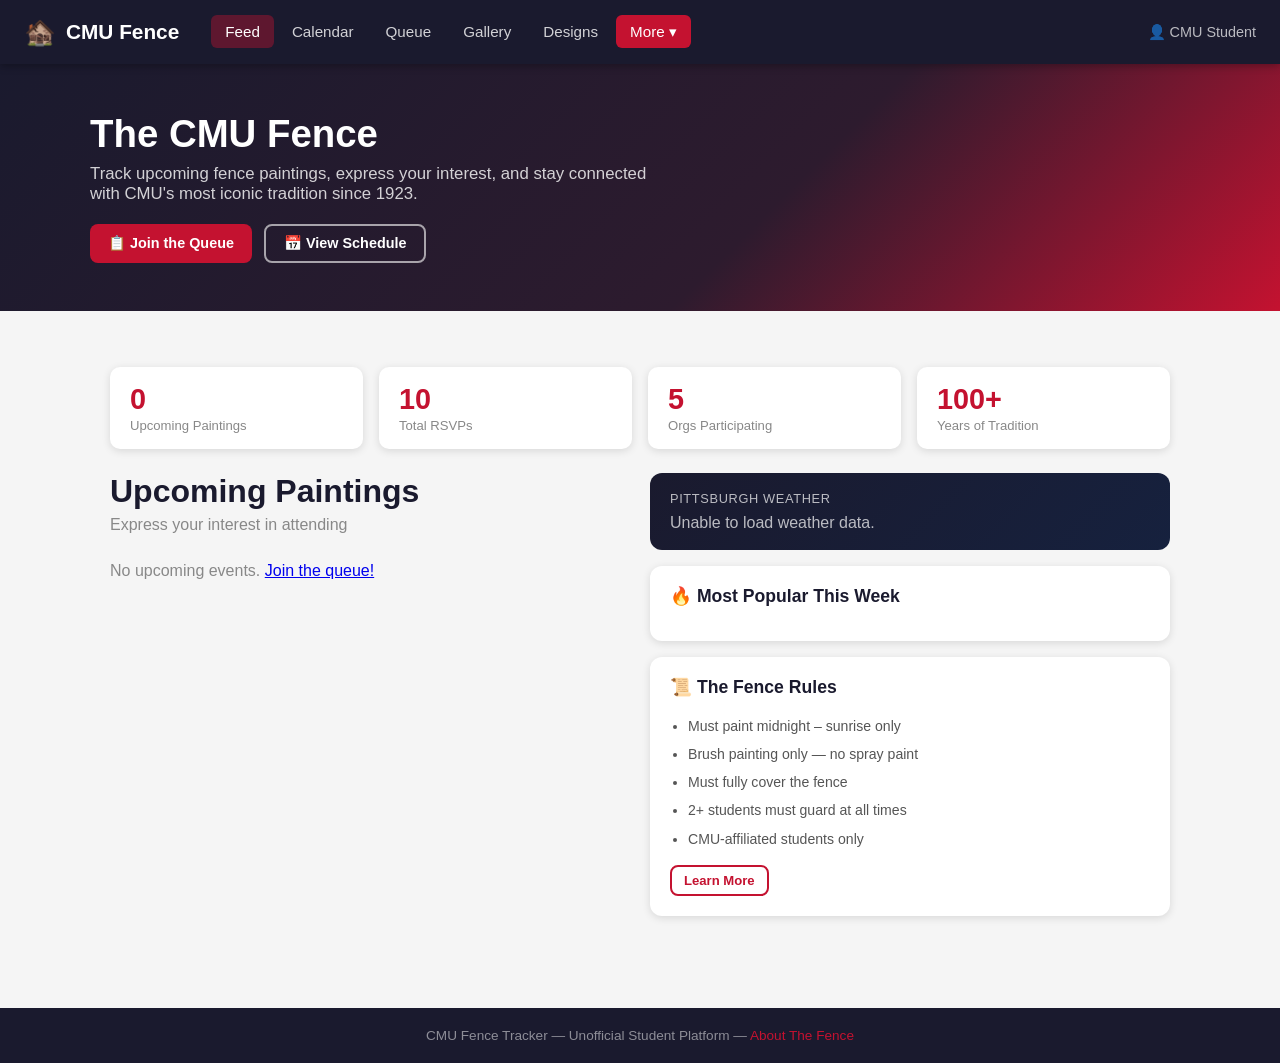
<file: index.html>
<!DOCTYPE html>
<html lang="en">
<head>
  <meta charset="UTF-8">
  <meta name="viewport" content="width=device-width, initial-scale=1.0">
  <title>CMU Fence — Home</title>
  <link rel="stylesheet" href="styles.css">
</head>
<body>

<nav>
  <a class="nav-brand" href="index.html">
    <span class="fence-icon">🏚️</span>
    <span>CMU Fence</span>
  </a>
  <ul class="nav-links">
    <li><a href="index.html">Feed</a></li>
    <li><a href="calendar.html">Calendar</a></li>
    <li><a href="queue.html">Queue</a></li>
    <li><a href="gallery.html">Gallery</a></li>
    <li><a href="design.html">Designs</a></li>
    <li class="dropdown">
      <a class="dropdown-toggle" href="#">More ▾</a>
      <div class="dropdown-menu">
        <a href="calendar.html">📅 Calendar &amp; Schedule</a>
        <a href="queue.html">📋 Painting Queue</a>
        <a href="gallery.html">🖼️ Past Fences</a>
        <a href="design.html">🎨 Fence Designs</a>
        <a href="about.html">ℹ️ About The Fence</a>
      </div>
    </li>
  </ul>
  <div class="nav-spacer"></div>
  <div class="nav-user">👤 CMU Student</div>
</nav>

<div class="hero">
  <div class="hero-content">
    <h1>The CMU Fence</h1>
    <p>Track upcoming fence paintings, express your interest, and stay connected with CMU's most iconic tradition since 1923.</p>
    <div class="hero-actions">
      <a href="queue.html" class="btn btn-primary">📋 Join the Queue</a>
      <a href="calendar.html" class="btn btn-outline" style="color:white;border-color:rgba(255,255,255,0.6)">📅 View Schedule</a>
    </div>
  </div>
</div>

<div class="container">
  <div class="stats-row" id="statsRow"></div>

  <div class="grid-2">
    <div>
      <h2 class="page-title">Upcoming Paintings</h2>
      <p class="page-subtitle">Express your interest in attending</p>
      <div id="feed"></div>
    </div>
    <div>
      <div class="weather-widget" id="weatherWidget">
        <div class="weather-title">Pittsburgh Weather</div>
        <div style="margin-top:8px;opacity:0.7">Loading...</div>
      </div>
      <div class="card">
        <div class="card-header">
          <div class="card-title">🔥 Most Popular This Week</div>
        </div>
        <div id="popular"></div>
      </div>
      <div class="card" style="margin-top:16px">
        <div class="card-header">
          <div class="card-title">📜 The Fence Rules</div>
        </div>
        <ul style="padding-left:18px;line-height:2;font-size:0.88rem;color:#555">
          <li>Must paint midnight – sunrise only</li>
          <li>Brush painting only — no spray paint</li>
          <li>Must fully cover the fence</li>
          <li>2+ students must guard at all times</li>
          <li>CMU-affiliated students only</li>
        </ul>
        <a href="about.html" class="btn btn-outline btn-sm" style="margin-top:12px">Learn More</a>
      </div>
    </div>
  </div>
</div>

<footer>
  CMU Fence Tracker &mdash; Unofficial Student Platform &mdash; <a href="about.html">About The Fence</a>
</footer>

<div id="toast" class="toast"></div>

<script src="app.js"></script>
<script>
document.addEventListener('DOMContentLoaded', () => {
  loadWeather('weatherWidget');
  DB.listen('events', (events) => {
    const evs = events || [];
    renderStats(evs);
    renderFeed(evs);
  });
});

function renderStats(events) {
  const today = new Date().toISOString().slice(0,10);
  const upcoming = events.filter(e => e.date >= today).length;
  const totalGoing = events.reduce((s,e) => s + e.attendees.going.length, 0);
  const orgs = new Set(events.map(e => e.org)).size;

  document.getElementById('statsRow').innerHTML = `
    <div class="stat-box"><div class="stat-num">${upcoming}</div><div class="stat-label">Upcoming Paintings</div></div>
    <div class="stat-box"><div class="stat-num">${totalGoing}</div><div class="stat-label">Total RSVPs</div></div>
    <div class="stat-box"><div class="stat-num">${orgs}</div><div class="stat-label">Orgs Participating</div></div>
    <div class="stat-box"><div class="stat-num">100+</div><div class="stat-label">Years of Tradition</div></div>
  `;
}

function renderFeed(events) {
  const today = new Date().toISOString().slice(0,10);
  const upcoming = events.filter(e => e.date >= today).sort((a,b) => a.date.localeCompare(b.date));

  const feed = document.getElementById('feed');
  if (!upcoming.length) {
    feed.innerHTML = '<p style="color:#888">No upcoming events. <a href="queue.html">Join the queue!</a></p>';
    return;
  }

  feed.innerHTML = upcoming.map(ev => {
    const rsvp = getRsvp(ev.id);
    const d = new Date(ev.date + 'T12:00:00');
    const dateStr = d.toLocaleDateString('en-US', {weekday:'long', month:'short', day:'numeric'});
    const goingCount = ev.attendees.going.length;
    const maybeCount = ev.attendees.maybe.length;

    return `<div class="event-card" id="event-${ev.id}">
      <div style="display:flex;align-items:center;gap:10px">
        <div style="font-size:2rem">${ev.imageEmoji}</div>
        <div>
          <div class="event-org">${ev.org}</div>
          <div class="event-date">📅 ${dateStr} &nbsp;•&nbsp; Midnight – Sunrise</div>
        </div>
      </div>
      <div class="event-desc">${ev.design}</div>
      <div class="event-meta">
        <span>✅ ${goingCount} going</span>
        <span>🤔 ${maybeCount} maybe</span>
      </div>
      <div class="attendee-toggle">
        <button class="btn-attendees" id="attendees-btn-${ev.id}" onclick="toggleAttendeeList(${ev.id})">▾ See who's going</button>
        <div id="attendees-${ev.id}" class="attendee-list-panel" style="display:none">
          ${buildAttendeeListHTML(ev)}
        </div>
      </div>
      <div class="rsvp-group">
        <button class="rsvp-btn going ${rsvp==='going'?'active':''}" onclick="doRsvp(${ev.id},'going',this)">✅ Going</button>
        <button class="rsvp-btn maybe ${rsvp==='maybe'?'active':''}" onclick="doRsvp(${ev.id},'maybe',this)">🤔 Maybe</button>
        <button class="rsvp-btn notgoing ${rsvp==='notgoing'?'active':''}" onclick="doRsvp(${ev.id},'notgoing',this)">❌ Can't Go</button>
      </div>
    </div>`;
  }).join('');

  // popular
  const sorted = [...events].sort((a,b) => b.attendees.going.length - a.attendees.going.length).slice(0,3);
  document.getElementById('popular').innerHTML = sorted.map((ev,i) => `
    <div style="display:flex;align-items:center;gap:10px;padding:8px 0;border-bottom:1px solid #f0f0f0">
      <div style="font-size:1.4rem;width:32px;text-align:center">${['🥇','🥈','🥉'][i]}</div>
      <div style="flex:1">
        <div style="font-weight:600;font-size:0.92rem">${ev.org}</div>
        <div style="font-size:0.8rem;color:#888">${ev.attendees.going.length} going</div>
      </div>
      <span class="badge badge-red">${ev.imageEmoji}</span>
    </div>
  `).join('');
}

async function doRsvp(id, status, btn) {
  const current = getRsvp(id);
  const newStatus = current === status ? null : status;
  await setRsvp(id, newStatus);
  showToast(newStatus ? `Marked as "${newStatus}" for this event!` : 'RSVP removed.');
  // listener auto re-renders
}
</script>
</body>
</html>
</file>
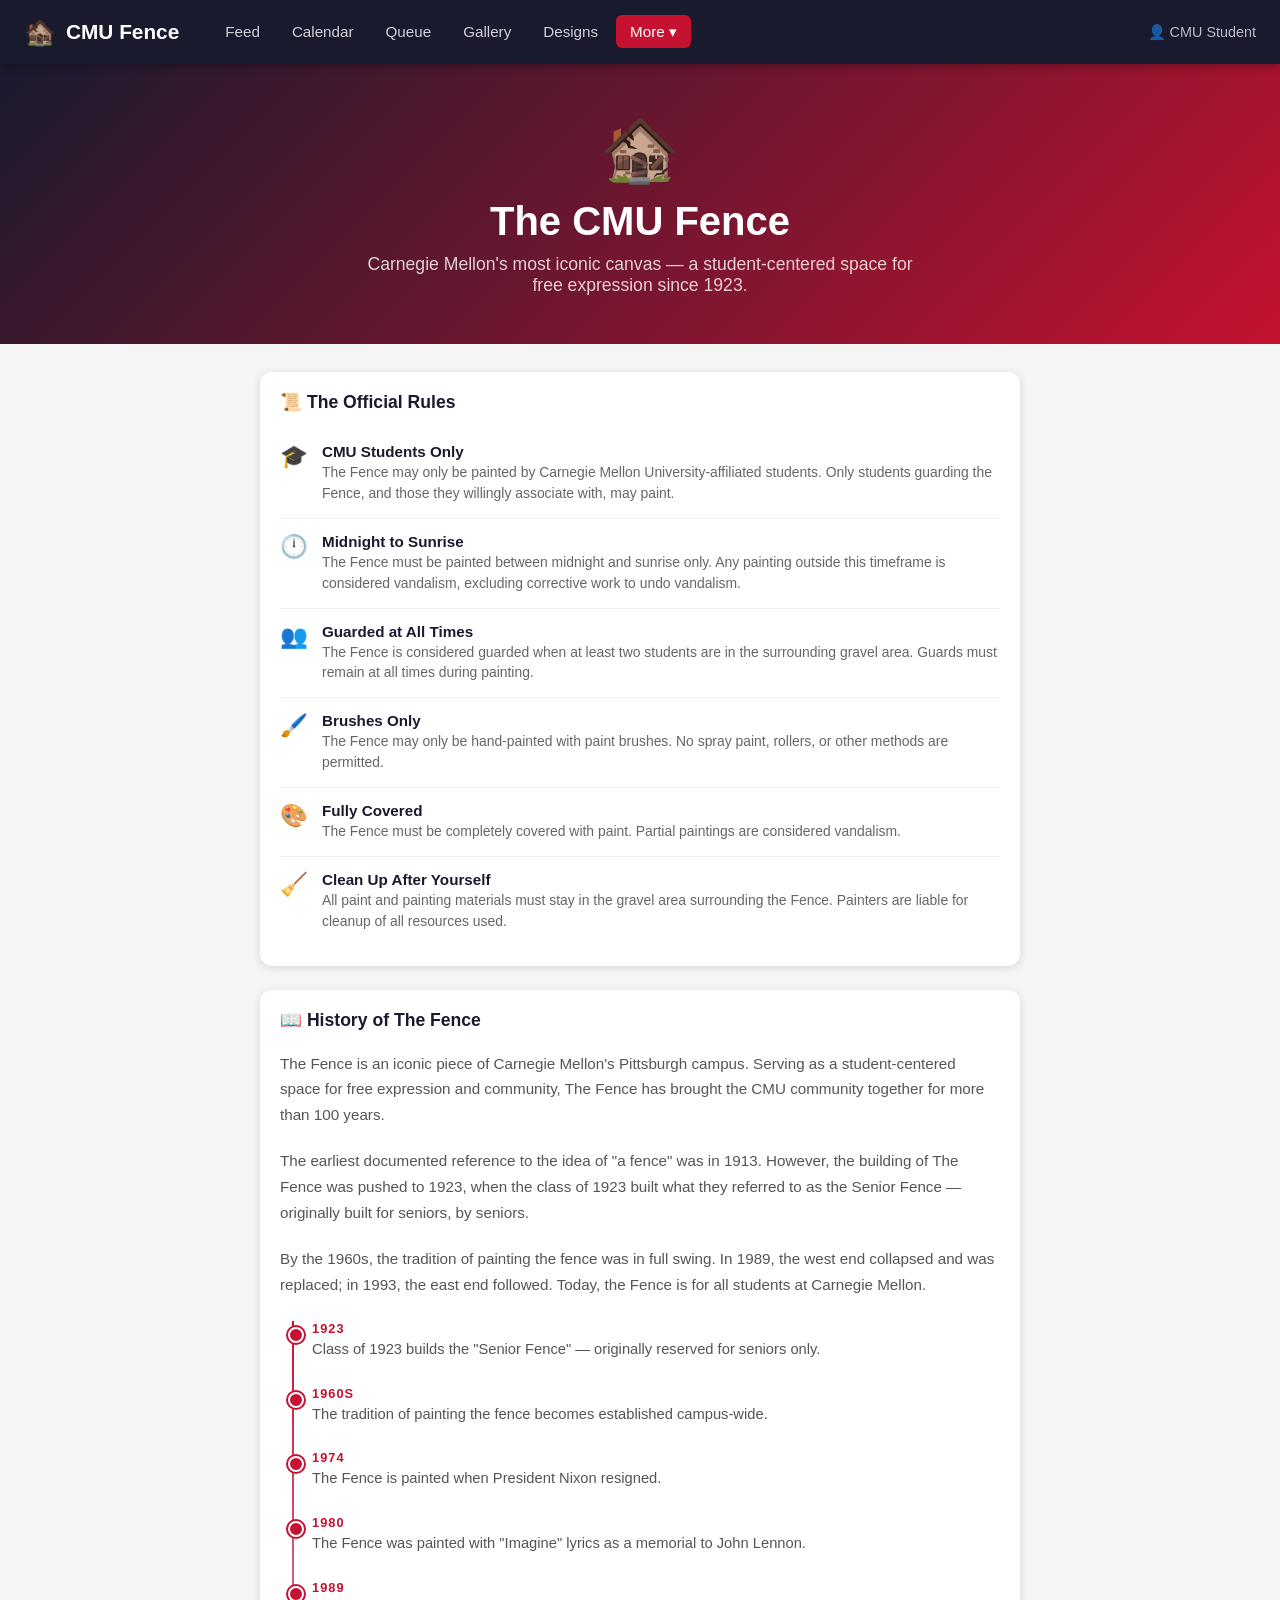
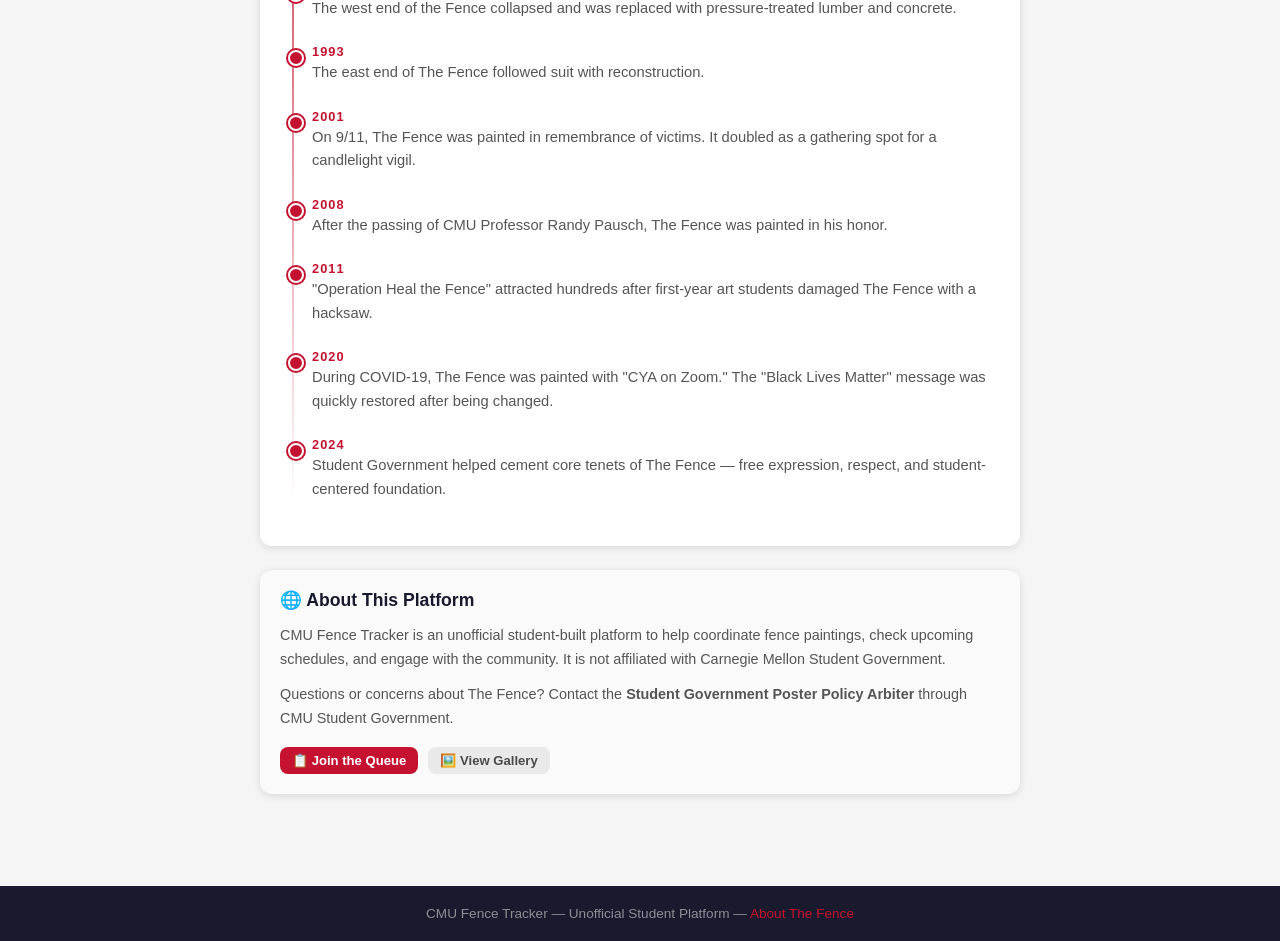
<file: about.html>
<!DOCTYPE html>
<html lang="en">
<head>
  <meta charset="UTF-8">
  <meta name="viewport" content="width=device-width, initial-scale=1.0">
  <title>CMU Fence — About The Fence</title>
  <link rel="stylesheet" href="styles.css">
  <style>
    .timeline {
      position: relative;
      padding-left: 32px;
    }
    .timeline::before {
      content: '';
      position: absolute;
      left: 12px;
      top: 0;
      bottom: 0;
      width: 2px;
      background: linear-gradient(to bottom, var(--cmu-red), transparent);
    }
    .timeline-item {
      position: relative;
      margin-bottom: 24px;
    }
    .timeline-item::before {
      content: '';
      position: absolute;
      left: -24px;
      top: 6px;
      width: 12px;
      height: 12px;
      background: var(--cmu-red);
      border-radius: 50%;
      border: 2px solid white;
      box-shadow: 0 0 0 2px var(--cmu-red);
    }
    .timeline-year {
      font-size: 0.8rem;
      font-weight: 700;
      color: var(--cmu-red);
      text-transform: uppercase;
      letter-spacing: 0.08em;
    }
    .timeline-text { font-size: 0.92rem; color: #555; line-height: 1.6; margin-top: 2px; }

    .rule-item {
      display: flex;
      gap: 14px;
      padding: 14px 0;
      border-bottom: 1px solid #f0f0f0;
      align-items: flex-start;
    }
    .rule-item:last-child { border-bottom: none; }
    .rule-icon { font-size: 1.4rem; flex-shrink: 0; }
    .rule-text h4 { font-size: 0.95rem; font-weight: 700; color: var(--cmu-dark); }
    .rule-text p { font-size: 0.87rem; color: #666; margin-top: 2px; line-height: 1.5; }
  </style>
</head>
<body>

<nav>
  <a class="nav-brand" href="index.html">
    <span class="fence-icon">🏚️</span>
    <span>CMU Fence</span>
  </a>
  <ul class="nav-links">
    <li><a href="index.html">Feed</a></li>
    <li><a href="calendar.html">Calendar</a></li>
    <li><a href="queue.html">Queue</a></li>
    <li><a href="gallery.html">Gallery</a></li>
    <li><a href="design.html">Designs</a></li>
    <li class="dropdown">
      <a class="dropdown-toggle" href="#">More ▾</a>
      <div class="dropdown-menu">
        <a href="calendar.html">📅 Calendar &amp; Schedule</a>
        <a href="queue.html">📋 Painting Queue</a>
        <a href="gallery.html">🖼️ Past Fences</a>
        <a href="design.html">🎨 Fence Designs</a>
        <a href="about.html">ℹ️ About The Fence</a>
      </div>
    </li>
  </ul>
  <div class="nav-spacer"></div>
  <div class="nav-user">👤 CMU Student</div>
</nav>

<div style="background:linear-gradient(135deg,#1a1a2e,#c41230);padding:48px 20px;color:white">
  <div style="max-width:800px;margin:0 auto;text-align:center">
    <div style="font-size:4rem;margin-bottom:12px">🏚️</div>
    <h1 style="font-size:2.5rem;font-weight:800">The CMU Fence</h1>
    <p style="opacity:0.8;font-size:1.1rem;margin-top:10px;max-width:560px;margin-left:auto;margin-right:auto">
      Carnegie Mellon's most iconic canvas — a student-centered space for free expression since 1923.
    </p>
  </div>
</div>

<div class="container" style="max-width:800px">

  <!-- Rules -->
  <div class="card" style="margin-bottom:24px">
    <div class="card-title" style="margin-bottom:16px">📜 The Official Rules</div>

    <div class="rule-item">
      <div class="rule-icon">🎓</div>
      <div class="rule-text">
        <h4>CMU Students Only</h4>
        <p>The Fence may only be painted by Carnegie Mellon University-affiliated students. Only students guarding the Fence, and those they willingly associate with, may paint.</p>
      </div>
    </div>

    <div class="rule-item">
      <div class="rule-icon">🕛</div>
      <div class="rule-text">
        <h4>Midnight to Sunrise</h4>
        <p>The Fence must be painted between midnight and sunrise only. Any painting outside this timeframe is considered vandalism, excluding corrective work to undo vandalism.</p>
      </div>
    </div>

    <div class="rule-item">
      <div class="rule-icon">👥</div>
      <div class="rule-text">
        <h4>Guarded at All Times</h4>
        <p>The Fence is considered guarded when at least two students are in the surrounding gravel area. Guards must remain at all times during painting.</p>
      </div>
    </div>

    <div class="rule-item">
      <div class="rule-icon">🖌️</div>
      <div class="rule-text">
        <h4>Brushes Only</h4>
        <p>The Fence may only be hand-painted with paint brushes. No spray paint, rollers, or other methods are permitted.</p>
      </div>
    </div>

    <div class="rule-item">
      <div class="rule-icon">🎨</div>
      <div class="rule-text">
        <h4>Fully Covered</h4>
        <p>The Fence must be completely covered with paint. Partial paintings are considered vandalism.</p>
      </div>
    </div>

    <div class="rule-item">
      <div class="rule-icon">🧹</div>
      <div class="rule-text">
        <h4>Clean Up After Yourself</h4>
        <p>All paint and painting materials must stay in the gravel area surrounding the Fence. Painters are liable for cleanup of all resources used.</p>
      </div>
    </div>
  </div>

  <!-- History -->
  <div class="card" style="margin-bottom:24px">
    <div class="card-title" style="margin-bottom:20px">📖 History of The Fence</div>

    <p style="font-size:0.95rem;color:#555;line-height:1.7;margin-bottom:20px">
      The Fence is an iconic piece of Carnegie Mellon's Pittsburgh campus. Serving as a student-centered space for free expression and community, The Fence has brought the CMU community together for more than 100 years.
    </p>

    <p style="font-size:0.95rem;color:#555;line-height:1.7;margin-bottom:20px">
      The earliest documented reference to the idea of "a fence" was in 1913. However, the building of The Fence was pushed to 1923, when the class of 1923 built what they referred to as the Senior Fence — originally built for seniors, by seniors.
    </p>

    <p style="font-size:0.95rem;color:#555;line-height:1.7;margin-bottom:24px">
      By the 1960s, the tradition of painting the fence was in full swing. In 1989, the west end collapsed and was replaced; in 1993, the east end followed. Today, the Fence is for all students at Carnegie Mellon.
    </p>

    <div class="timeline">
      <div class="timeline-item">
        <div class="timeline-year">1923</div>
        <div class="timeline-text">Class of 1923 builds the "Senior Fence" — originally reserved for seniors only.</div>
      </div>
      <div class="timeline-item">
        <div class="timeline-year">1960s</div>
        <div class="timeline-text">The tradition of painting the fence becomes established campus-wide.</div>
      </div>
      <div class="timeline-item">
        <div class="timeline-year">1974</div>
        <div class="timeline-text">The Fence is painted when President Nixon resigned.</div>
      </div>
      <div class="timeline-item">
        <div class="timeline-year">1980</div>
        <div class="timeline-text">The Fence was painted with "Imagine" lyrics as a memorial to John Lennon.</div>
      </div>
      <div class="timeline-item">
        <div class="timeline-year">1989</div>
        <div class="timeline-text">The west end of the Fence collapsed and was replaced with pressure-treated lumber and concrete.</div>
      </div>
      <div class="timeline-item">
        <div class="timeline-year">1993</div>
        <div class="timeline-text">The east end of The Fence followed suit with reconstruction.</div>
      </div>
      <div class="timeline-item">
        <div class="timeline-year">2001</div>
        <div class="timeline-text">On 9/11, The Fence was painted in remembrance of victims. It doubled as a gathering spot for a candlelight vigil.</div>
      </div>
      <div class="timeline-item">
        <div class="timeline-year">2008</div>
        <div class="timeline-text">After the passing of CMU Professor Randy Pausch, The Fence was painted in his honor.</div>
      </div>
      <div class="timeline-item">
        <div class="timeline-year">2011</div>
        <div class="timeline-text">"Operation Heal the Fence" attracted hundreds after first-year art students damaged The Fence with a hacksaw.</div>
      </div>
      <div class="timeline-item">
        <div class="timeline-year">2020</div>
        <div class="timeline-text">During COVID-19, The Fence was painted with "CYA on Zoom." The "Black Lives Matter" message was quickly restored after being changed.</div>
      </div>
      <div class="timeline-item">
        <div class="timeline-year">2024</div>
        <div class="timeline-text">Student Government helped cement core tenets of The Fence — free expression, respect, and student-centered foundation.</div>
      </div>
    </div>
  </div>

  <!-- About platform -->
  <div class="card" style="background:#fafafa">
    <div class="card-title" style="margin-bottom:12px">🌐 About This Platform</div>
    <p style="font-size:0.9rem;color:#555;line-height:1.7">
      CMU Fence Tracker is an unofficial student-built platform to help coordinate fence paintings, check upcoming schedules, and engage with the community. It is not affiliated with Carnegie Mellon Student Government.
    </p>
    <p style="font-size:0.9rem;color:#555;line-height:1.7;margin-top:10px">
      Questions or concerns about The Fence? Contact the <strong>Student Government Poster Policy Arbiter</strong> through CMU Student Government.
    </p>
    <div style="margin-top:16px;display:flex;gap:10px;flex-wrap:wrap">
      <a href="queue.html" class="btn btn-primary btn-sm">📋 Join the Queue</a>
      <a href="gallery.html" class="btn btn-secondary btn-sm">🖼️ View Gallery</a>
    </div>
  </div>
</div>

<footer>
  CMU Fence Tracker &mdash; Unofficial Student Platform &mdash; <a href="about.html">About The Fence</a>
</footer>

<script src="app.js"></script>
</body>
</html>
</file>
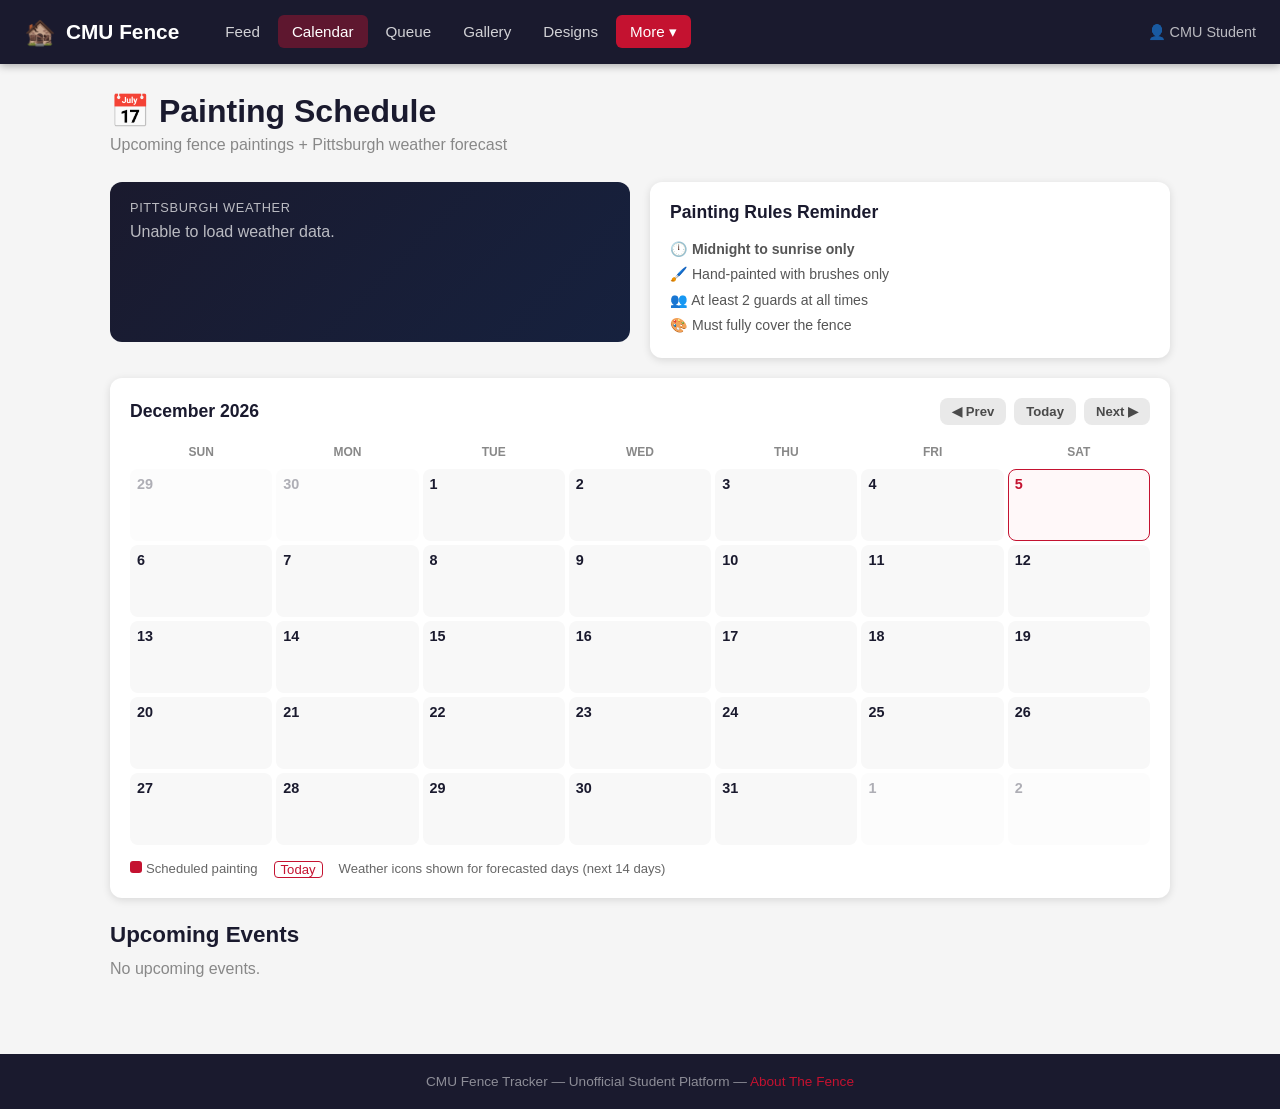
<file: calendar.html>
<!DOCTYPE html>
<html lang="en">
<head>
  <meta charset="UTF-8">
  <meta name="viewport" content="width=device-width, initial-scale=1.0">
  <title>CMU Fence — Calendar</title>
  <link rel="stylesheet" href="styles.css">
</head>
<body>

<nav>
  <a class="nav-brand" href="index.html">
    <span class="fence-icon">🏚️</span>
    <span>CMU Fence</span>
  </a>
  <ul class="nav-links">
    <li><a href="index.html">Feed</a></li>
    <li><a href="calendar.html">Calendar</a></li>
    <li><a href="queue.html">Queue</a></li>
    <li><a href="gallery.html">Gallery</a></li>
    <li><a href="design.html">Designs</a></li>
    <li class="dropdown">
      <a class="dropdown-toggle" href="#">More ▾</a>
      <div class="dropdown-menu">
        <a href="calendar.html">📅 Calendar &amp; Schedule</a>
        <a href="queue.html">📋 Painting Queue</a>
        <a href="gallery.html">🖼️ Past Fences</a>
        <a href="design.html">🎨 Fence Designs</a>
        <a href="about.html">ℹ️ About The Fence</a>
      </div>
    </li>
  </ul>
  <div class="nav-spacer"></div>
  <div class="nav-user">👤 CMU Student</div>
</nav>

<div class="container">
  <h1 class="page-title">📅 Painting Schedule</h1>
  <p class="page-subtitle">Upcoming fence paintings + Pittsburgh weather forecast</p>

  <div class="grid-2" style="margin-bottom:20px">
    <div class="weather-widget" id="weatherNow">
      <div class="weather-title">Current Pittsburgh Weather</div>
      <div style="margin-top:8px;opacity:0.7">Loading...</div>
    </div>
    <div class="card" style="margin:0">
      <div class="card-header">
        <div class="card-title">Painting Rules Reminder</div>
      </div>
      <div style="font-size:0.88rem;color:#555;line-height:1.8">
        🕛 <strong>Midnight to sunrise only</strong><br>
        🖌️ Hand-painted with brushes only<br>
        👥 At least 2 guards at all times<br>
        🎨 Must fully cover the fence
      </div>
    </div>
  </div>

  <div class="card">
    <div class="card-header">
      <div class="card-title" id="calMonthTitle">Loading...</div>
      <div style="display:flex;gap:8px">
        <button class="btn btn-secondary btn-sm" onclick="prevMonth()">◀ Prev</button>
        <button class="btn btn-secondary btn-sm" onclick="goToday()">Today</button>
        <button class="btn btn-secondary btn-sm" onclick="nextMonth()">Next ▶</button>
      </div>
    </div>

    <div class="cal-grid" id="calGrid">
      <div class="cal-header-cell">Sun</div>
      <div class="cal-header-cell">Mon</div>
      <div class="cal-header-cell">Tue</div>
      <div class="cal-header-cell">Wed</div>
      <div class="cal-header-cell">Thu</div>
      <div class="cal-header-cell">Fri</div>
      <div class="cal-header-cell">Sat</div>
    </div>

    <div style="margin-top:16px;display:flex;gap:16px;flex-wrap:wrap;font-size:0.82rem;color:#666">
      <span><span style="display:inline-block;width:12px;height:12px;background:var(--cmu-red);border-radius:3px;margin-right:4px"></span>Scheduled painting</span>
      <span style="border:1.5px solid var(--cmu-red);border-radius:4px;padding:0 6px;color:var(--cmu-red)">Today</span>
      <span>Weather icons shown for forecasted days (next 14 days)</span>
    </div>
  </div>

  <!-- Event detail panel -->
  <div id="eventDetail" style="display:none">
    <div class="card" style="border-left:4px solid var(--cmu-red);margin-top:8px">
      <div class="card-header">
        <div class="card-title" id="detailTitle"></div>
        <button class="btn btn-secondary btn-sm" onclick="document.getElementById('eventDetail').style.display='none'">✕ Close</button>
      </div>
      <div id="detailBody"></div>
    </div>
  </div>

  <!-- Upcoming list -->
  <div style="margin-top:24px">
    <h2 class="page-title" style="font-size:1.4rem">Upcoming Events</h2>
    <div id="upcomingList" style="margin-top:12px"></div>
  </div>
</div>

<footer>
  CMU Fence Tracker &mdash; Unofficial Student Platform &mdash; <a href="about.html">About The Fence</a>
</footer>

<div id="toast" class="toast"></div>

<script src="app.js"></script>
<script>
let currentDate = new Date();
let forecast = null;

document.addEventListener('DOMContentLoaded', async () => {
  loadWeather('weatherNow');
  forecast = await loadForecast();
  DB.listen('events', (events) => {
    const evs = events || [];
    renderCalendar(evs);
    renderUpcoming(evs);
  });
});

function renderCalendar(events) {
  events = events || DB.get('events', []);
  const year = currentDate.getFullYear();
  const month = currentDate.getMonth();
  const today = new Date();

  document.getElementById('calMonthTitle').textContent =
    new Date(year, month, 1).toLocaleDateString('en-US', {month:'long', year:'numeric'});
  const eventsByDate = {};
  events.forEach(ev => { eventsByDate[ev.date] = ev; });

  // forecast map
  const forecastMap = {};
  if (forecast) {
    forecast.time.forEach((d, i) => {
      const icons = {0:'☀️',1:'🌤️',2:'⛅',3:'☁️',45:'🌫️',48:'🌫️',
        51:'🌦️',53:'🌦️',55:'🌧️',61:'🌧️',63:'🌧️',65:'🌧️',
        71:'🌨️',73:'🌨️',75:'❄️',80:'🌦️',81:'🌧️',82:'⛈️',95:'⛈️'};
      forecastMap[d] = {
        icon: icons[forecast.weathercode[i]] || '🌡️',
        max: Math.round(forecast.temperature_2m_max[i]),
        min: Math.round(forecast.temperature_2m_min[i]),
        precip: forecast.precipitation_probability_max[i]
      };
    });
  }

  const firstDay = new Date(year, month, 1).getDay();
  const daysInMonth = new Date(year, month + 1, 0).getDate();
  const daysInPrevMonth = new Date(year, month, 0).getDate();

  const grid = document.getElementById('calGrid');
  // Remove old day cells (keep headers)
  const cells = grid.querySelectorAll('.cal-day');
  cells.forEach(c => c.remove());

  const totalCells = Math.ceil((firstDay + daysInMonth) / 7) * 7;

  for (let i = 0; i < totalCells; i++) {
    let dayNum, dateStr, isOtherMonth = false;

    if (i < firstDay) {
      dayNum = daysInPrevMonth - firstDay + i + 1;
      const prevMonth = month === 0 ? 11 : month - 1;
      const prevYear = month === 0 ? year - 1 : year;
      dateStr = `${prevYear}-${String(prevMonth+1).padStart(2,'0')}-${String(dayNum).padStart(2,'0')}`;
      isOtherMonth = true;
    } else if (i >= firstDay + daysInMonth) {
      dayNum = i - firstDay - daysInMonth + 1;
      const nextMonth = month === 11 ? 0 : month + 1;
      const nextYear = month === 11 ? year + 1 : year;
      dateStr = `${nextYear}-${String(nextMonth+1).padStart(2,'0')}-${String(dayNum).padStart(2,'0')}`;
      isOtherMonth = true;
    } else {
      dayNum = i - firstDay + 1;
      dateStr = `${year}-${String(month+1).padStart(2,'0')}-${String(dayNum).padStart(2,'0')}`;
    }

    const isToday = dateStr === today.toISOString().slice(0,10);
    const ev = eventsByDate[dateStr];
    const wx = forecastMap[dateStr];

    const div = document.createElement('div');
    div.className = `cal-day${isToday?' today':''}${isOtherMonth?' other-month':''}${ev?' has-event':''}`;

    let inner = `<div class="cal-day-num">${dayNum}</div>`;
    if (wx && !isOtherMonth) {
      inner += `<div style="font-size:0.75rem;color:#888;margin-top:2px">${wx.icon} ${wx.max}°/${wx.min}°</div>`;
    }
    if (ev) {
      inner += `<div class="cal-event" onclick="showDetail(${ev.id})">${ev.imageEmoji} ${ev.org}</div>`;
    }
    div.innerHTML = inner;
    grid.appendChild(div);
  }
}

function showDetail(id) {
  const events = DB.get('events', []);
  const ev = events.find(e => e.id === id);
  if (!ev) return;
  const d = new Date(ev.date + 'T12:00:00');
  const dateStr = d.toLocaleDateString('en-US', {weekday:'long', month:'long', day:'numeric', year:'numeric'});
  const rsvp = getRsvp(id);

  document.getElementById('detailTitle').textContent = `${ev.imageEmoji} ${ev.org}`;
  document.getElementById('detailBody').innerHTML = `
    <div style="font-size:0.9rem;color:#666;margin-bottom:8px">📅 ${dateStr} &nbsp;•&nbsp; Midnight – Sunrise</div>
    <div style="font-size:0.95rem;margin-bottom:12px">${ev.design}</div>
    <div style="font-size:0.85rem;color:#888;margin-bottom:8px">
      ✅ ${ev.attendees.going.length} going &nbsp;&nbsp; 🤔 ${ev.attendees.maybe.length} maybe
    </div>
    <div class="attendee-toggle" style="margin-bottom:12px">
      <button class="btn-attendees" id="attendees-btn-${id}" onclick="toggleAttendeeList(${id})">▾ See who's going</button>
      <div id="attendees-${id}" class="attendee-list-panel" style="display:none">
        ${buildAttendeeListHTML(ev)}
      </div>
    </div>
    <div class="rsvp-group">
      <button class="rsvp-btn going ${rsvp==='going'?'active':''}" onclick="calRsvp(${id},'going')">✅ Going</button>
      <button class="rsvp-btn maybe ${rsvp==='maybe'?'active':''}" onclick="calRsvp(${id},'maybe')">🤔 Maybe</button>
      <button class="rsvp-btn notgoing ${rsvp==='notgoing'?'active':''}" onclick="calRsvp(${id},'notgoing')">❌ Can't Go</button>
    </div>
  `;
  document.getElementById('eventDetail').style.display = 'block';
  document.getElementById('eventDetail').scrollIntoView({behavior:'smooth'});
}

async function calRsvp(id, status) {
  const current = getRsvp(id);
  await setRsvp(id, current === status ? null : status);
  showToast('RSVP updated!');
  showDetail(id);
}

function renderUpcoming(events) {
  events = events || DB.get('events', []);
  const today = new Date().toISOString().slice(0,10);
  const upcoming = events.filter(e => e.date >= today).sort((a,b) => a.date.localeCompare(b.date));

  document.getElementById('upcomingList').innerHTML = upcoming.map(ev => {
    const d = new Date(ev.date + 'T12:00:00');
    const dateStr = d.toLocaleDateString('en-US', {weekday:'short', month:'short', day:'numeric'});
    return `<div class="card" style="margin-bottom:8px;display:flex;align-items:center;gap:14px;padding:14px 18px">
      <div style="font-size:2rem">${ev.imageEmoji}</div>
      <div style="flex:1">
        <div style="font-weight:600">${ev.org}</div>
        <div style="font-size:0.85rem;color:#888">${dateStr}</div>
      </div>
      <div style="text-align:right">
        <div style="font-size:0.85rem;color:#555">✅ ${ev.attendees.going.length} going</div>
        <button class="btn btn-primary btn-sm" style="margin-top:4px" onclick="showDetail(${ev.id})">View</button>
      </div>
    </div>`;
  }).join('') || '<p style="color:#888">No upcoming events.</p>';
}

function prevMonth() {
  currentDate = new Date(currentDate.getFullYear(), currentDate.getMonth() - 1, 1);
  renderCalendar();
  renderUpcoming();
}
function nextMonth() {
  currentDate = new Date(currentDate.getFullYear(), currentDate.getMonth() + 1, 1);
  renderCalendar();
  renderUpcoming();
}
function goToday() {
  currentDate = new Date();
  renderCalendar();
  renderUpcoming();
}
</script>
</body>
</html>
</file>
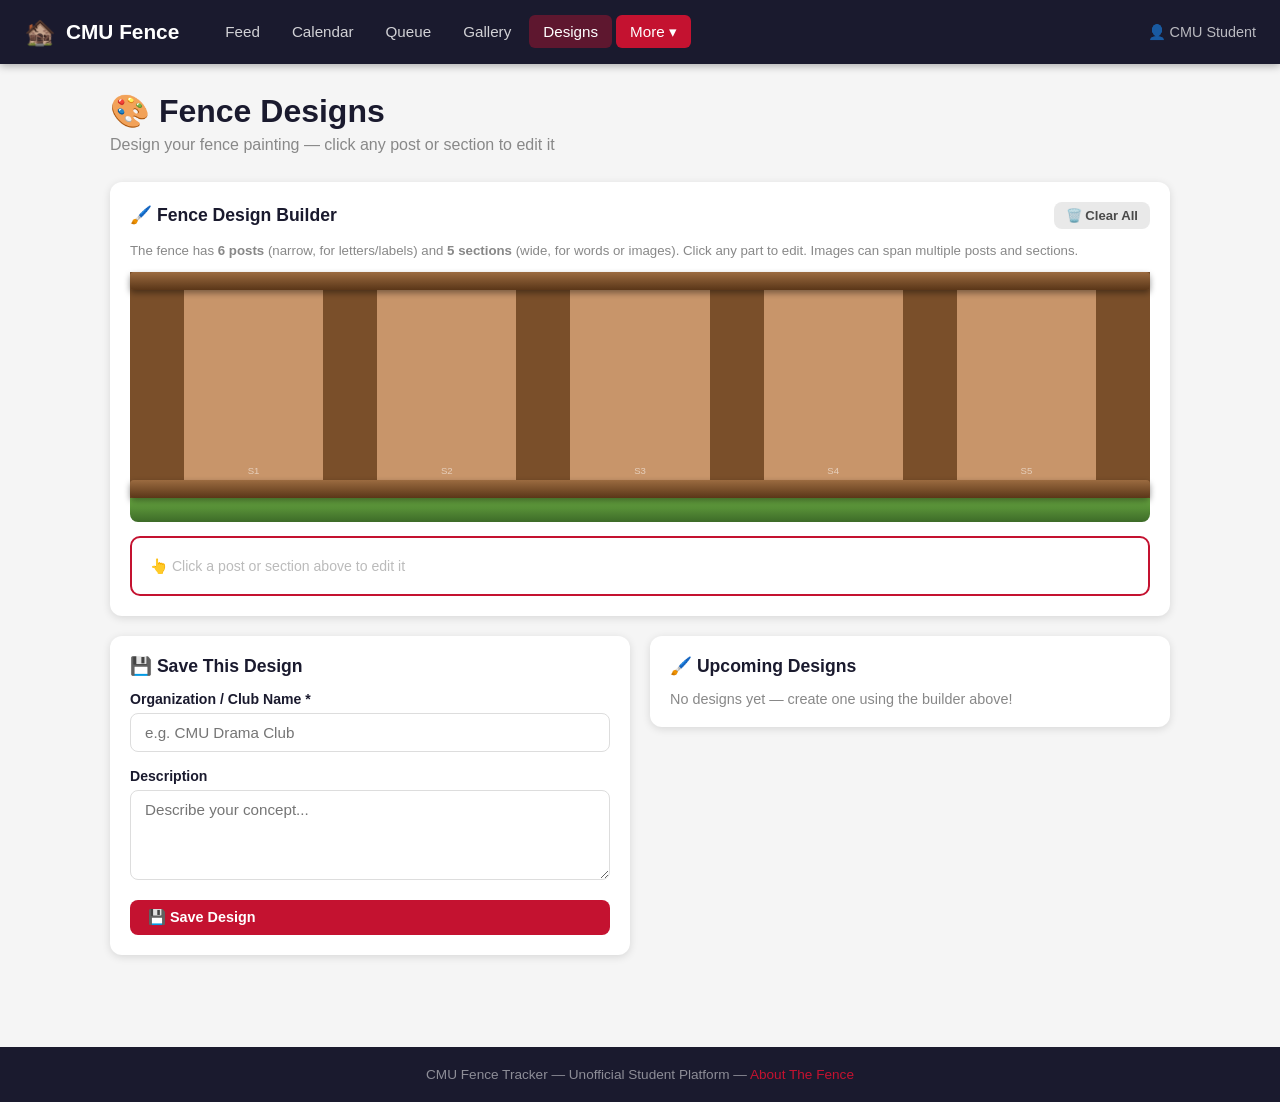
<file: design.html>
<!DOCTYPE html>
<html lang="en">
<head>
  <meta charset="UTF-8">
  <meta name="viewport" content="width=device-width, initial-scale=1.0">
  <title>CMU Fence — Designs</title>
  <link rel="stylesheet" href="styles.css">
  <style>
    /* === FENCE STRUCTURE === */
    .fence-scene {
      width: 100%;
      border-radius: 10px;
      overflow: visible;
    }

    .fence-rail {
      height: 18px;
      background: linear-gradient(180deg, #9B6B40 0%, #5a3618 100%);
      border-radius: 4px;
      position: relative;
      z-index: 4;
      box-shadow: 0 3px 6px rgba(0,0,0,0.4);
    }

    .fence-body {
      display: flex;
      position: relative;
      height: 190px;
    }

    .fence-segment {
      cursor: pointer;
      position: relative;
      display: flex;
      align-items: center;
      justify-content: center;
      overflow: hidden;
      transition: filter 0.12s;
    }

    .fence-post {
      width: 54px;
      flex-shrink: 0;
      z-index: 2;
      /* Posts extend slightly above/below to poke through rails */
      margin-top: -18px;
      margin-bottom: -18px;
    }

    .fence-length {
      flex: 1;
      z-index: 1;
    }

    .fence-segment:hover { filter: brightness(1.14); }

    .fence-segment.selected {
      outline: 3px solid #ffee00;
      outline-offset: -3px;
      z-index: 5;
      filter: brightness(1.08);
    }

    .seg-text {
      position: relative;
      z-index: 6;
      text-align: center;
      font-weight: 700;
      text-shadow: 1px 1px 4px rgba(0,0,0,0.65);
      pointer-events: none;
      line-height: 1.2;
    }

    .fence-post .seg-text {
      font-size: 0.78rem;
      writing-mode: vertical-lr;
      text-orientation: upright;
      max-height: 160px;
      padding: 4px 0;
      overflow: hidden;
    }

    .fence-length .seg-text {
      font-size: 1rem;
      padding: 0 8px;
      max-width: 100%;
      overflow: hidden;
      white-space: nowrap;
      text-overflow: ellipsis;
    }

    .fence-ground {
      height: 24px;
      background: linear-gradient(180deg, #6aaa42 0%, #3d6b28 100%);
      border-radius: 0 0 8px 8px;
    }

    /* Segment index labels on hover */
    .fence-segment::after {
      content: attr(data-label);
      position: absolute;
      bottom: 4px;
      left: 50%;
      transform: translateX(-50%);
      font-size: 0.6rem;
      color: rgba(255,255,255,0.55);
      white-space: nowrap;
      pointer-events: none;
      z-index: 7;
    }

    /* Image overlays for spanning photos */
    .img-overlay {
      position: absolute;
      top: 0;
      height: 100%;
      background-size: cover;
      background-position: center;
      z-index: 3;
      pointer-events: none;
    }

    /* === EDITOR PANEL === */
    .seg-editor {
      margin-top: 14px;
      padding: 14px 18px;
      background: #fff;
      border-radius: 10px;
      border: 2px solid var(--cmu-red);
      min-height: 60px;
    }

    .seg-editor-title {
      font-weight: 700;
      font-size: 0.88rem;
      color: var(--cmu-dark);
      margin-bottom: 12px;
    }

    .editor-row {
      display: flex;
      flex-wrap: wrap;
      gap: 14px;
      align-items: flex-end;
    }

    .editor-field {
      display: flex;
      flex-direction: column;
      gap: 4px;
    }

    .editor-field label {
      font-size: 0.72rem;
      font-weight: 700;
      color: #888;
      text-transform: uppercase;
      letter-spacing: 0.05em;
    }

    .editor-field input[type="text"] {
      padding: 6px 10px;
      border: 1.5px solid #ddd;
      border-radius: 6px;
      font-size: 0.9rem;
      min-width: 150px;
    }

    .editor-field input[type="number"] {
      width: 64px;
      padding: 6px 10px;
      border: 1.5px solid #ddd;
      border-radius: 6px;
      font-size: 0.9rem;
    }

    .editor-field input[type="color"] {
      width: 42px;
      height: 34px;
      border: 1.5px solid #ddd;
      border-radius: 6px;
      cursor: pointer;
      padding: 1px 2px;
    }

    .mini-swatches {
      display: flex;
      gap: 5px;
      flex-wrap: wrap;
      align-items: center;
    }

    .mini-swatch {
      width: 22px;
      height: 22px;
      border-radius: 50%;
      border: 2px solid rgba(255,255,255,0.9);
      box-shadow: 0 1px 3px rgba(0,0,0,0.25);
      cursor: pointer;
      flex-shrink: 0;
      transition: transform 0.12s;
    }
    .mini-swatch:hover { transform: scale(1.25); }
    .mini-swatch.sel { outline: 2.5px solid #333; outline-offset: 1px; }

    .img-upload-btn {
      display: inline-flex;
      align-items: center;
      gap: 6px;
      padding: 6px 12px;
      background: #f5f5f5;
      border: 1.5px dashed #bbb;
      border-radius: 6px;
      cursor: pointer;
      font-size: 0.82rem;
      color: #555;
      white-space: nowrap;
      transition: background 0.12s;
    }
    .img-upload-btn:hover { background: #e8e8e8; }

    .img-thumb {
      width: 48px;
      height: 34px;
      object-fit: cover;
      border-radius: 4px;
      border: 1px solid #ddd;
    }

    .no-sel-hint {
      color: #bbb;
      font-size: 0.88rem;
      padding: 6px 0;
    }

    /* === MINI FENCE CARDS === */
    .design-mini-card {
      background: white;
      border-radius: 10px;
      box-shadow: var(--card-shadow);
      overflow: hidden;
      margin-bottom: 12px;
      cursor: pointer;
      transition: transform 0.2s;
    }
    .design-mini-card:hover { transform: translateY(-2px); }
    .design-mini-fence {
      display: flex;
      height: 56px;
      width: 100%;
    }
    .design-mini-post {
      width: 18px;
      flex-shrink: 0;
      display: flex;
      align-items: center;
      justify-content: center;
      overflow: hidden;
    }
    .design-mini-length {
      flex: 1;
      display: flex;
      align-items: center;
      justify-content: center;
      overflow: hidden;
    }
    .design-mini-text {
      font-size: 0.5rem;
      font-weight: 700;
      text-align: center;
      overflow: hidden;
      white-space: nowrap;
      text-overflow: ellipsis;
      padding: 0 2px;
    }
    .design-mini-post .design-mini-text {
      writing-mode: vertical-lr;
      text-orientation: upright;
      padding: 2px 0;
      max-height: 50px;
    }
    .design-mini-info { padding: 10px 12px; }
  </style>
</head>
<body>

<nav>
  <a class="nav-brand" href="index.html">
    <span class="fence-icon">🏚️</span>
    <span>CMU Fence</span>
  </a>
  <ul class="nav-links">
    <li><a href="index.html">Feed</a></li>
    <li><a href="calendar.html">Calendar</a></li>
    <li><a href="queue.html">Queue</a></li>
    <li><a href="gallery.html">Gallery</a></li>
    <li><a href="design.html">Designs</a></li>
    <li class="dropdown">
      <a class="dropdown-toggle" href="#">More ▾</a>
      <div class="dropdown-menu">
        <a href="calendar.html">📅 Calendar &amp; Schedule</a>
        <a href="queue.html">📋 Painting Queue</a>
        <a href="gallery.html">🖼️ Past Fences</a>
        <a href="design.html">🎨 Fence Designs</a>
        <a href="about.html">ℹ️ About The Fence</a>
      </div>
    </li>
  </ul>
  <div class="nav-spacer"></div>
  <div class="nav-user">👤 CMU Student</div>
</nav>

<div class="container">
  <h1 class="page-title">🎨 Fence Designs</h1>
  <p class="page-subtitle">Design your fence painting — click any post or section to edit it</p>

  <!-- Full-width fence builder -->
  <div class="card" style="margin-bottom:20px">
    <div class="card-header">
      <div class="card-title">🖌️ Fence Design Builder</div>
      <div style="display:flex;gap:8px">
        <button class="btn btn-secondary btn-sm" onclick="clearAll()">🗑️ Clear All</button>
      </div>
    </div>
    <p style="font-size:0.83rem;color:#888;margin-bottom:14px">
      The fence has <strong>6 posts</strong> (narrow, for letters/labels) and <strong>5 sections</strong> (wide, for words or images).
      Click any part to edit. Images can span multiple posts and sections.
    </p>

    <!-- Fence visualization -->
    <div class="fence-scene">
      <div class="fence-rail"></div>
      <div class="fence-body" id="fenceBody"><!-- built by JS --></div>
      <div class="fence-rail"></div>
      <div class="fence-ground"></div>
    </div>

    <!-- Segment editor (shown on selection) -->
    <div class="seg-editor" id="segEditor">
      <div class="no-sel-hint">👆 Click a post or section above to edit it</div>
    </div>
  </div>

  <div class="grid-2">
    <!-- Save form -->
    <div class="card">
      <div class="card-title" style="margin-bottom:14px">💾 Save This Design</div>
      <div class="form-group">
        <label>Organization / Club Name *</label>
        <input type="text" id="designOrg" placeholder="e.g. CMU Drama Club">
      </div>
      <div class="form-group">
        <label>Description</label>
        <textarea id="designDesc" placeholder="Describe your concept..."></textarea>
      </div>
      <button class="btn btn-primary" onclick="saveDesign()" style="width:100%">💾 Save Design</button>
    </div>

    <!-- Upcoming designs + detail -->
    <div>
      <div class="card" style="margin-bottom:16px">
        <div class="card-title" style="margin-bottom:14px">🖌️ Upcoming Designs</div>
        <div id="upcomingDesigns"></div>
      </div>

      <div id="designDetail" style="display:none">
        <div class="card">
          <div class="card-header">
            <div class="card-title" id="designDetailTitle"></div>
            <button class="btn btn-secondary btn-sm" onclick="document.getElementById('designDetail').style.display='none'">✕</button>
          </div>
          <div id="designDetailPreview"></div>
          <div id="designDetailInfo"></div>
          <div class="rsvp-group" id="designDetailRsvp"></div>
        </div>
      </div>
    </div>
  </div>
</div>

<footer>
  CMU Fence Tracker &mdash; Unofficial Student Platform &mdash; <a href="about.html">About The Fence</a>
</footer>

<div id="toast" class="toast"></div>

<script src="app.js"></script>
<script>
// ── Constants ──────────────────────────────────────────────────────────────
const N = 11; // 6 posts + 5 sections (post=even index, section=odd index)
const PALETTE = [
  '#c8956a','#c41230','#1a1a2e','#2980b9','#27ae60',
  '#8e44ad','#f39c12','#e74c3c','#2c3e50','#ffffff',
  '#000000','#f5f5f5'
];

function isPost(i) { return i % 2 === 0; }

function defaultSeg(i) {
  return {
    bgColor: isPost(i) ? '#7a4f2a' : '#c8956a',
    text: '',
    textColor: '#ffffff',
    image: null,
    imageSpan: 1,
  };
}

// ── State ──────────────────────────────────────────────────────────────────
let segments = Array.from({length: N}, (_, i) => defaultSeg(i));
let selectedIdx = null;

// ── Init ───────────────────────────────────────────────────────────────────
document.addEventListener('DOMContentLoaded', () => {
  buildFenceDOM();
  renderFence();
  DB.listen('events', evs => renderUpcomingDesigns(evs || []));
});

function buildFenceDOM() {
  const body = document.getElementById('fenceBody');
  body.innerHTML = '';
  for (let i = 0; i < N; i++) {
    const div = document.createElement('div');
    const post = isPost(i);
    div.className = 'fence-segment ' + (post ? 'fence-post' : 'fence-length');
    div.dataset.idx = i;
    div.dataset.label = post
      ? 'P' + (Math.floor(i / 2) + 1)
      : 'S' + (Math.floor(i / 2) + 1);
    div.onclick = () => selectSegment(i);

    const span = document.createElement('span');
    span.className = 'seg-text';
    div.appendChild(span);
    body.appendChild(div);
  }
}

// ── Rendering ──────────────────────────────────────────────────────────────
function renderFence() {
  const body = document.getElementById('fenceBody');
  body.querySelectorAll('.img-overlay').forEach(el => el.remove());

  const els = body.querySelectorAll('.fence-segment');

  // Which segments are covered by a spanning image from a prior segment?
  const covered = buildCoverageSet();

  segments.forEach((seg, i) => {
    const el = els[i];
    el.style.backgroundColor = covered.has(i) ? 'transparent' : seg.bgColor;

    const textEl = el.querySelector('.seg-text');
    textEl.textContent = covered.has(i) ? '' : seg.text;
    textEl.style.color = seg.textColor;

    el.classList.toggle('selected', i === selectedIdx);
  });

  // Place image overlays after layout is done
  requestAnimationFrame(placeImageOverlays);
}

function buildCoverageSet() {
  const covered = new Set();
  segments.forEach((seg, i) => {
    if (seg.image && seg.imageSpan > 1) {
      const end = Math.min(i + seg.imageSpan, N);
      for (let j = i + 1; j < end; j++) covered.add(j);
    }
  });
  return covered;
}

function placeImageOverlays() {
  const body = document.getElementById('fenceBody');
  body.querySelectorAll('.img-overlay').forEach(el => el.remove());

  const els = body.querySelectorAll('.fence-segment');
  const bodyRect = body.getBoundingClientRect();
  if (!bodyRect.width) return;

  segments.forEach((seg, i) => {
    if (!seg.image) return;
    const span = Math.min(seg.imageSpan, N - i);
    const startRect = els[i].getBoundingClientRect();
    const endRect   = els[i + span - 1].getBoundingClientRect();

    const left  = startRect.left - bodyRect.left;
    const width = endRect.right - startRect.left;

    const ov = document.createElement('div');
    ov.className = 'img-overlay';
    ov.style.left  = left + 'px';
    ov.style.width = width + 'px';
    ov.style.backgroundImage = `url(${seg.image})`;
    body.appendChild(ov);
  });
}

// ── Selection & Editing ────────────────────────────────────────────────────
function selectSegment(idx) {
  selectedIdx = idx;
  renderFence();
  renderEditor();
}

function renderEditor() {
  const editor = document.getElementById('segEditor');
  if (selectedIdx === null) {
    editor.innerHTML = '<div class="no-sel-hint">👆 Click a post or section above to edit it</div>';
    return;
  }

  const seg = segments[selectedIdx];
  const post = isPost(selectedIdx);
  const num  = Math.floor(selectedIdx / 2) + 1;
  const label = post ? `Post ${num} of 6` : `Section ${num} of 5`;
  const placeholder = post ? 'e.g. A single letter...' : 'e.g. Go Tartans! 🏴󠁧󠁢󠁳󠁣󠁴󠁿';
  const maxlen = post ? '8' : '60';

  const swatches = PALETTE.map(c =>
    `<div class="mini-swatch${seg.bgColor===c?' sel':''}" style="background:${c}"
          onclick="setSegBg('${c}',this)" title="${c}"></div>`
  ).join('');

  const imgSection = seg.image
    ? `<div class="editor-field">
         <label>Image</label>
         <div style="display:flex;align-items:center;gap:8px">
           <img class="img-thumb" src="${seg.image}" alt="">
           <label class="img-upload-btn">📷 Replace<input type="file" accept="image/*" style="display:none" onchange="uploadSegImage(this)"></label>
           <button class="btn btn-secondary btn-sm" onclick="clearSegImage()">✕</button>
         </div>
       </div>
       <div class="editor-field">
         <label>Image spans (segments)</label>
         <input type="number" id="segSpan" value="${seg.imageSpan}" min="1" max="${N - selectedIdx}"
                oninput="setSegSpan(+this.value)">
         <span style="font-size:0.72rem;color:#aaa;margin-top:2px">covers ${seg.imageSpan} segment${seg.imageSpan>1?'s':''}</span>
       </div>`
    : `<div class="editor-field">
         <label>Image (optional)</label>
         <label class="img-upload-btn">📷 Upload photo<input type="file" accept="image/*" style="display:none" onchange="uploadSegImage(this)"></label>
       </div>`;

  editor.innerHTML = `
    <div class="seg-editor-title">✏️ Editing: ${label}</div>
    <div class="editor-row">
      <div class="editor-field">
        <label>${post ? 'Letter / Label' : 'Text / Words'}</label>
        <input type="text" id="segText" value="${escHtml(seg.text)}"
               placeholder="${placeholder}" maxlength="${maxlen}"
               oninput="setSegText(this.value)">
      </div>
      <div class="editor-field">
        <label>Text Color</label>
        <input type="color" value="${seg.textColor}" oninput="setSegTextColor(this.value)">
      </div>
      <div class="editor-field" style="flex:1">
        <label>Paint Color</label>
        <div class="mini-swatches">
          ${swatches}
          <input type="color" value="${seg.bgColor}" title="Custom"
                 oninput="setSegBg(this.value,null)"
                 style="width:22px;height:22px;border-radius:50%;padding:0;border:2px solid #ccc;cursor:pointer">
        </div>
      </div>
      ${imgSection}
    </div>
    <div style="margin-top:12px">
      <button class="btn btn-secondary btn-sm" onclick="clearSegment()">🗑️ Clear this segment</button>
    </div>
  `;
}

function escHtml(s) {
  return String(s)
    .replace(/&/g,'&amp;').replace(/</g,'&lt;')
    .replace(/>/g,'&gt;').replace(/"/g,'&quot;');
}

// ── Segment updaters ───────────────────────────────────────────────────────
function setSegText(v)      { segments[selectedIdx].text = v; renderFence(); }
function setSegTextColor(v) { segments[selectedIdx].textColor = v; renderFence(); }

function setSegBg(color, el) {
  segments[selectedIdx].bgColor = color;
  document.querySelectorAll('.mini-swatch').forEach(s =>
    s.classList.toggle('sel', s.style.background === color)
  );
  renderFence();
}

function setSegSpan(v) {
  if (!isNaN(v) && v >= 1) {
    segments[selectedIdx].imageSpan = Math.min(v, N - selectedIdx);
    renderFence();
  }
}

function uploadSegImage(input) {
  const file = input.files[0];
  if (!file) return;
  const reader = new FileReader();
  reader.onload = e => {
    segments[selectedIdx].image = e.target.result;
    segments[selectedIdx].imageSpan = 1;
    renderFence();
    renderEditor();
  };
  reader.readAsDataURL(file);
}

function clearSegImage() {
  segments[selectedIdx].image = null;
  segments[selectedIdx].imageSpan = 1;
  renderFence();
  renderEditor();
}

function clearSegment() {
  segments[selectedIdx] = defaultSeg(selectedIdx);
  renderFence();
  renderEditor();
}

function clearAll() {
  if (!confirm('Clear the entire fence design?')) return;
  segments = Array.from({length: N}, (_, i) => defaultSeg(i));
  selectedIdx = null;
  renderFence();
  renderEditor();
}

// ── Save ───────────────────────────────────────────────────────────────────
function saveDesign() {
  const org  = document.getElementById('designOrg').value.trim();
  const desc = document.getElementById('designDesc').value.trim();
  if (!org) { showToast('Please enter an organization name.'); return; }

  const designs = DB.get('savedDesigns', []);
  designs.unshift({
    id: Date.now(),
    org, desc,
    segments: JSON.parse(JSON.stringify(segments)),
    savedAt: new Date().toISOString().slice(0,10)
  });
  DB.set('savedDesigns', designs);
  showToast('Design saved!');
  renderUpcomingDesigns(DB.get('events', []));
}

// ── Mini fence renderer (for cards) ───────────────────────────────────────
function renderMiniFence(segs) {
  const parts = segs.map((seg, i) => {
    const post = i % 2 === 0;
    const bgImg = seg.image
      ? `background-image:url(${seg.image});background-size:cover;background-position:center;`
      : '';
    const cls = post ? 'design-mini-post' : 'design-mini-length';
    const textStyle = `color:${seg.textColor};text-shadow:0 1px 2px rgba(0,0,0,0.6);`;
    return `<div class="${cls}" style="background:${seg.bgColor};${bgImg}">
      <span class="design-mini-text" style="${textStyle}">${escHtml(seg.text)}</span>
    </div>`;
  }).join('');
  return `<div class="design-mini-fence">${parts}</div>`;
}

// ── Upcoming designs list ──────────────────────────────────────────────────
function renderUpcomingDesigns(events) {
  const today = new Date().toISOString().slice(0,10);
  const upcoming = (events || [])
    .filter(e => e.date >= today)
    .sort((a,b) => a.date.localeCompare(b.date));
  const savedDesigns = DB.get('savedDesigns', []);

  let html = '';

  if (upcoming.length) {
    html += `<div style="font-size:0.8rem;font-weight:700;text-transform:uppercase;color:#aaa;letter-spacing:0.05em;margin-bottom:8px">From Queue</div>`;
    html += upcoming.map(ev => {
      const d = new Date(ev.date + 'T12:00:00');
      const dateStr = d.toLocaleDateString('en-US', {month:'short', day:'numeric'});
      // Generate a preview fence from event colour
      const previewSegs = Array.from({length: N}, (_, i) => defaultSeg(i));
      // Paint the middle section with org color + name
      previewSegs[5].bgColor = ev.color || '#c41230';
      previewSegs[5].text = ev.org;
      return `<div class="design-mini-card" onclick="showDesignDetail(${ev.id})">
        ${renderMiniFence(previewSegs)}
        <div class="design-mini-info">
          <div style="font-weight:600">${escHtml(ev.org)}</div>
          <div style="font-size:0.82rem;color:#888">${dateStr} &nbsp;•&nbsp; ${ev.attendees.going.length} going</div>
          <div style="font-size:0.82rem;color:#555;margin-top:2px">${escHtml(ev.design)}</div>
        </div>
      </div>`;
    }).join('');
  }

  if (savedDesigns.length) {
    html += `<div style="font-size:0.8rem;font-weight:700;text-transform:uppercase;color:#aaa;letter-spacing:0.05em;margin:16px 0 8px">Saved Concepts</div>`;
    html += savedDesigns.map(d => `
      <div class="design-mini-card">
        ${renderMiniFence(d.segments)}
        <div class="design-mini-info">
          <div style="font-weight:600">${escHtml(d.org)}</div>
          ${d.desc ? `<div style="font-size:0.82rem;color:#555;margin-top:2px">${escHtml(d.desc)}</div>` : ''}
          <div style="font-size:0.75rem;color:#bbb;margin-top:4px">Saved ${d.savedAt}</div>
        </div>
      </div>
    `).join('');
  }

  if (!html) {
    html = '<p style="color:#888;font-size:0.9rem">No designs yet — create one using the builder above!</p>';
  }

  document.getElementById('upcomingDesigns').innerHTML = html;
}

// ── Detail view (from queue events) ───────────────────────────────────────
function showDesignDetail(id) {
  const events = DB.get('events', []);
  const ev = events.find(e => e.id === id);
  if (!ev) return;

  const d = new Date(ev.date + 'T12:00:00');
  const dateStr = d.toLocaleDateString('en-US', {weekday:'long', month:'long', day:'numeric'});
  const rsvp = getRsvp(id);

  document.getElementById('designDetailTitle').textContent = `${ev.imageEmoji} ${ev.org}`;

  // Build a fence preview that shows the org name across the middle sections
  const previewSegs = Array.from({length: N}, (_, i) => defaultSeg(i));
  previewSegs[3].bgColor = ev.color || '#c41230';
  previewSegs[3].text    = ev.org;
  previewSegs[5].bgColor = ev.color || '#c41230';
  previewSegs[5].text    = ev.design.length > 28 ? ev.design.slice(0, 28) + '…' : ev.design;
  previewSegs[7].bgColor = ev.color || '#c41230';
  previewSegs[7].text    = ev.imageEmoji || '';

  document.getElementById('designDetailPreview').innerHTML = `
    <div style="border-radius:8px;overflow:hidden;box-shadow:0 2px 8px rgba(0,0,0,0.15);margin-bottom:14px">
      <div style="height:10px;background:linear-gradient(180deg,#9B6B40,#5a3618)"></div>
      ${renderMiniFence(previewSegs)}
      <div style="height:10px;background:linear-gradient(180deg,#9B6B40,#5a3618)"></div>
      <div style="height:14px;background:linear-gradient(180deg,#6aaa42,#3d6b28)"></div>
    </div>`;

  document.getElementById('designDetailInfo').innerHTML = `
    <div style="font-size:0.88rem;color:#666;margin-bottom:10px">📅 ${dateStr} &nbsp;•&nbsp; Midnight–Sunrise</div>
    <div style="font-size:0.92rem;color:#444">${escHtml(ev.design)}</div>
    <div style="font-size:0.85rem;color:#888;margin-top:8px">✅ ${ev.attendees.going.length} going &nbsp; 🤔 ${ev.attendees.maybe.length} maybe</div>
    <div class="attendee-toggle" style="margin-top:10px">
      <button class="btn-attendees" id="attendees-btn-${id}" onclick="toggleAttendeeList(${id})">▾ See who's going</button>
      <div id="attendees-${id}" class="attendee-list-panel" style="display:none">
        ${buildAttendeeListHTML(ev)}
      </div>
    </div>
  `;

  document.getElementById('designDetailRsvp').innerHTML = `
    <button class="rsvp-btn going ${rsvp==='going'?'active':''}" onclick="designRsvp(${id},'going')">✅ Going</button>
    <button class="rsvp-btn maybe ${rsvp==='maybe'?'active':''}" onclick="designRsvp(${id},'maybe')">🤔 Maybe</button>
    <button class="rsvp-btn notgoing ${rsvp==='notgoing'?'active':''}" onclick="designRsvp(${id},'notgoing')">❌ Can't Go</button>
  `;

  document.getElementById('designDetail').style.display = 'block';
  document.getElementById('designDetail').scrollIntoView({behavior:'smooth'});
}

function designRsvp(id, status) {
  const current = getRsvp(id);
  setRsvp(id, current === status ? null : status);
  showToast('RSVP updated!');
  showDesignDetail(id);
}
</script>
</body>
</html>
</file>
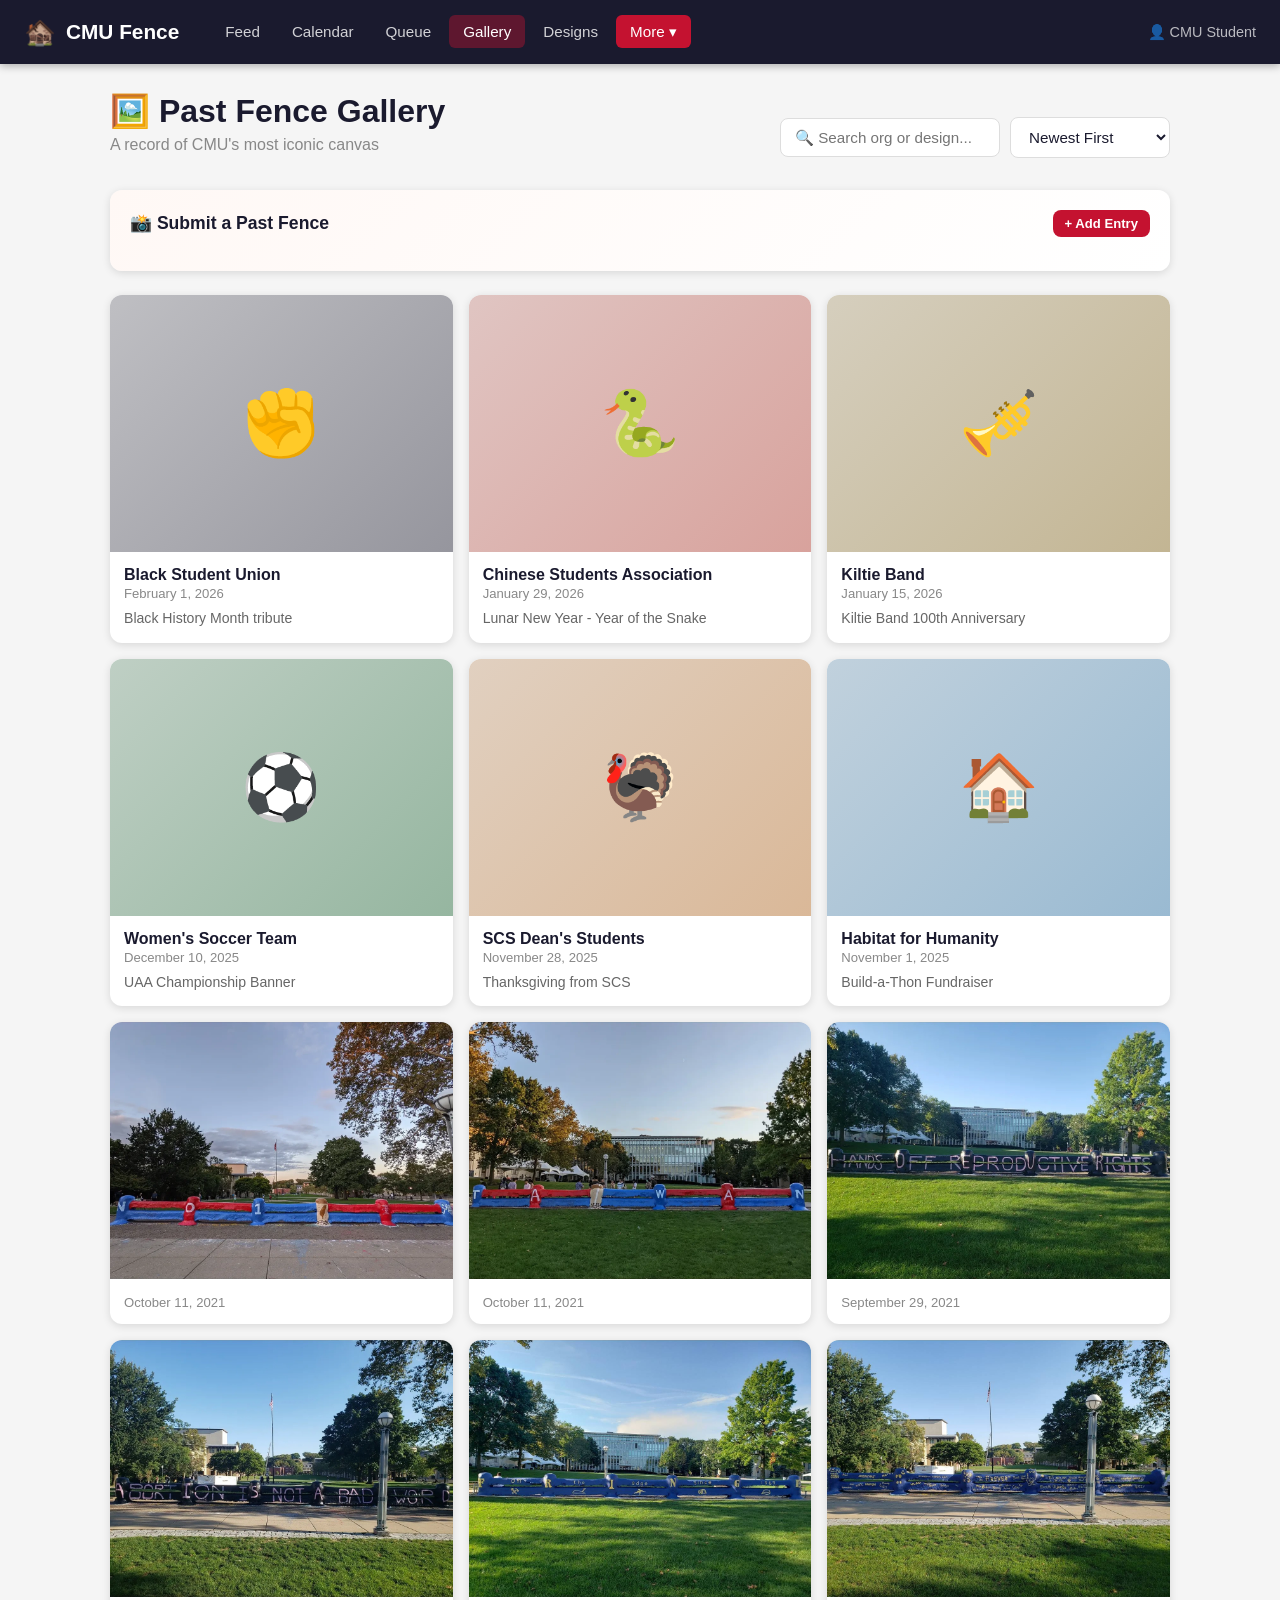
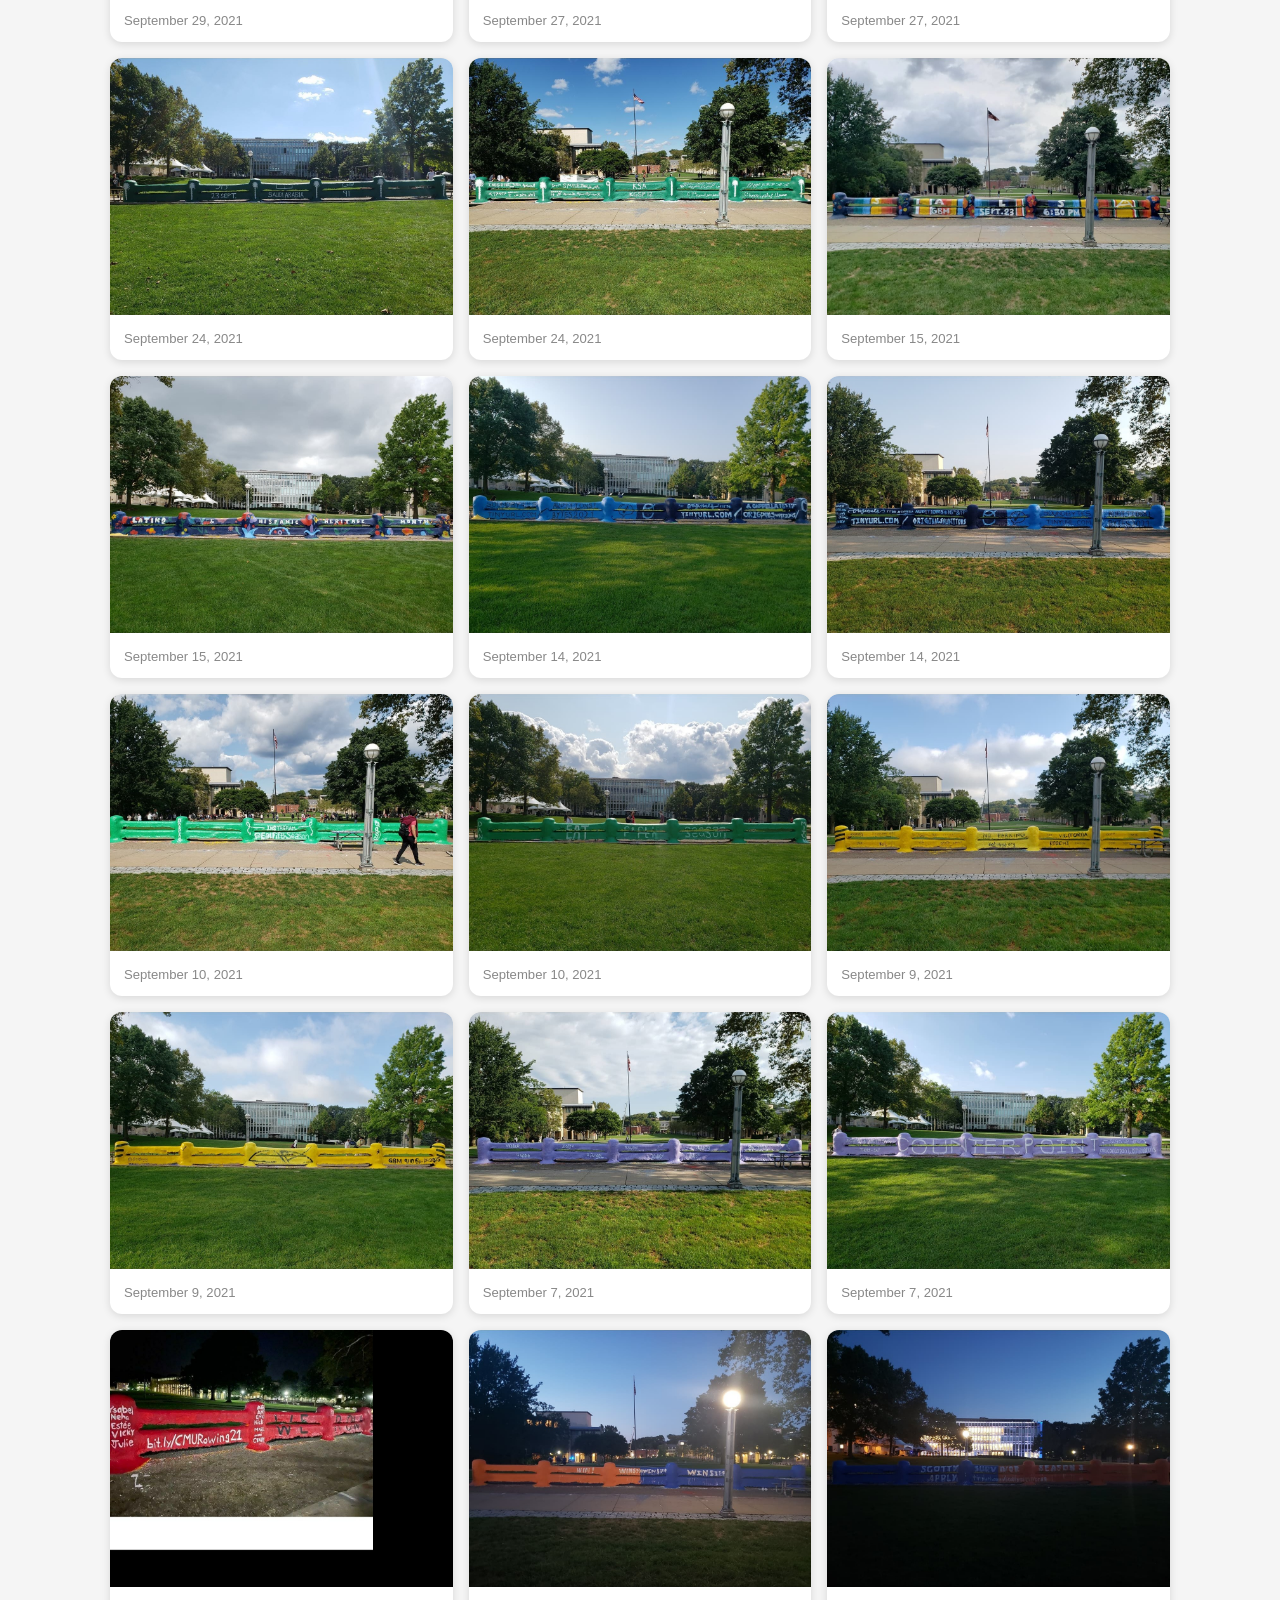
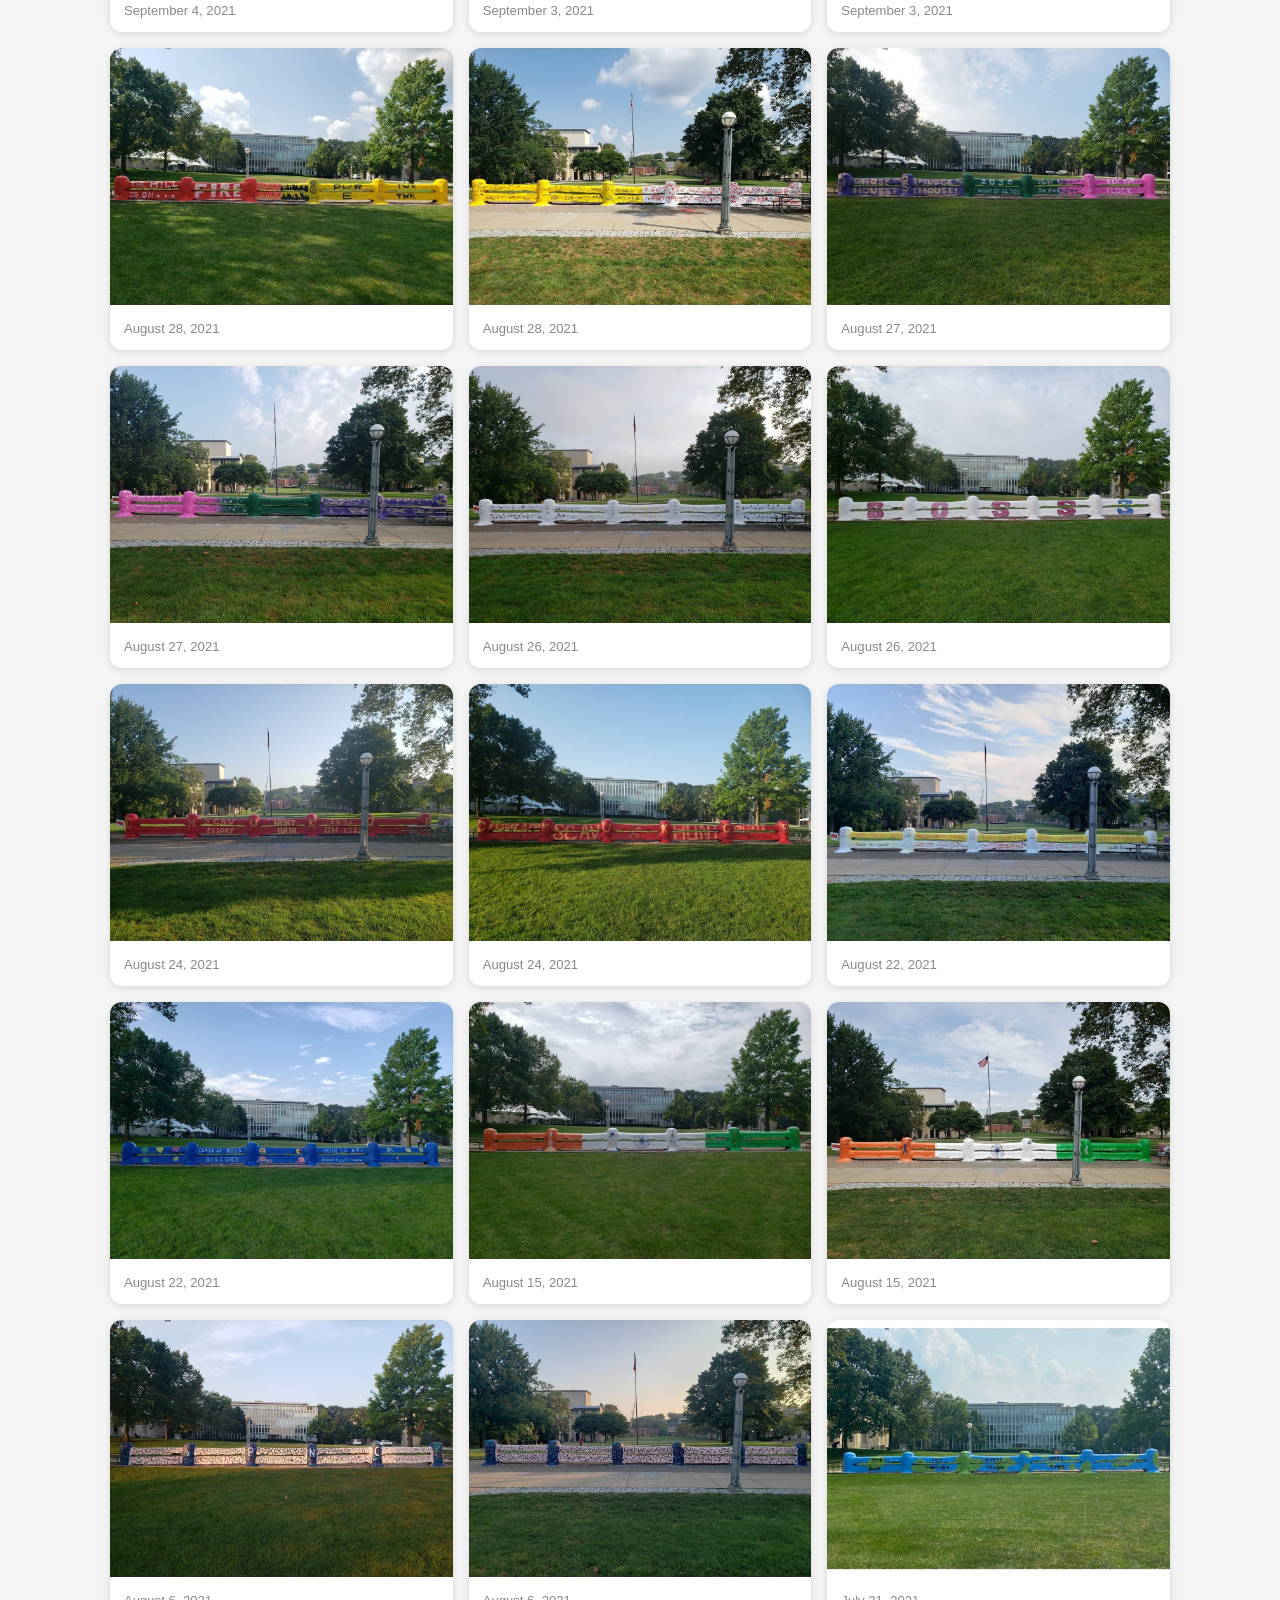
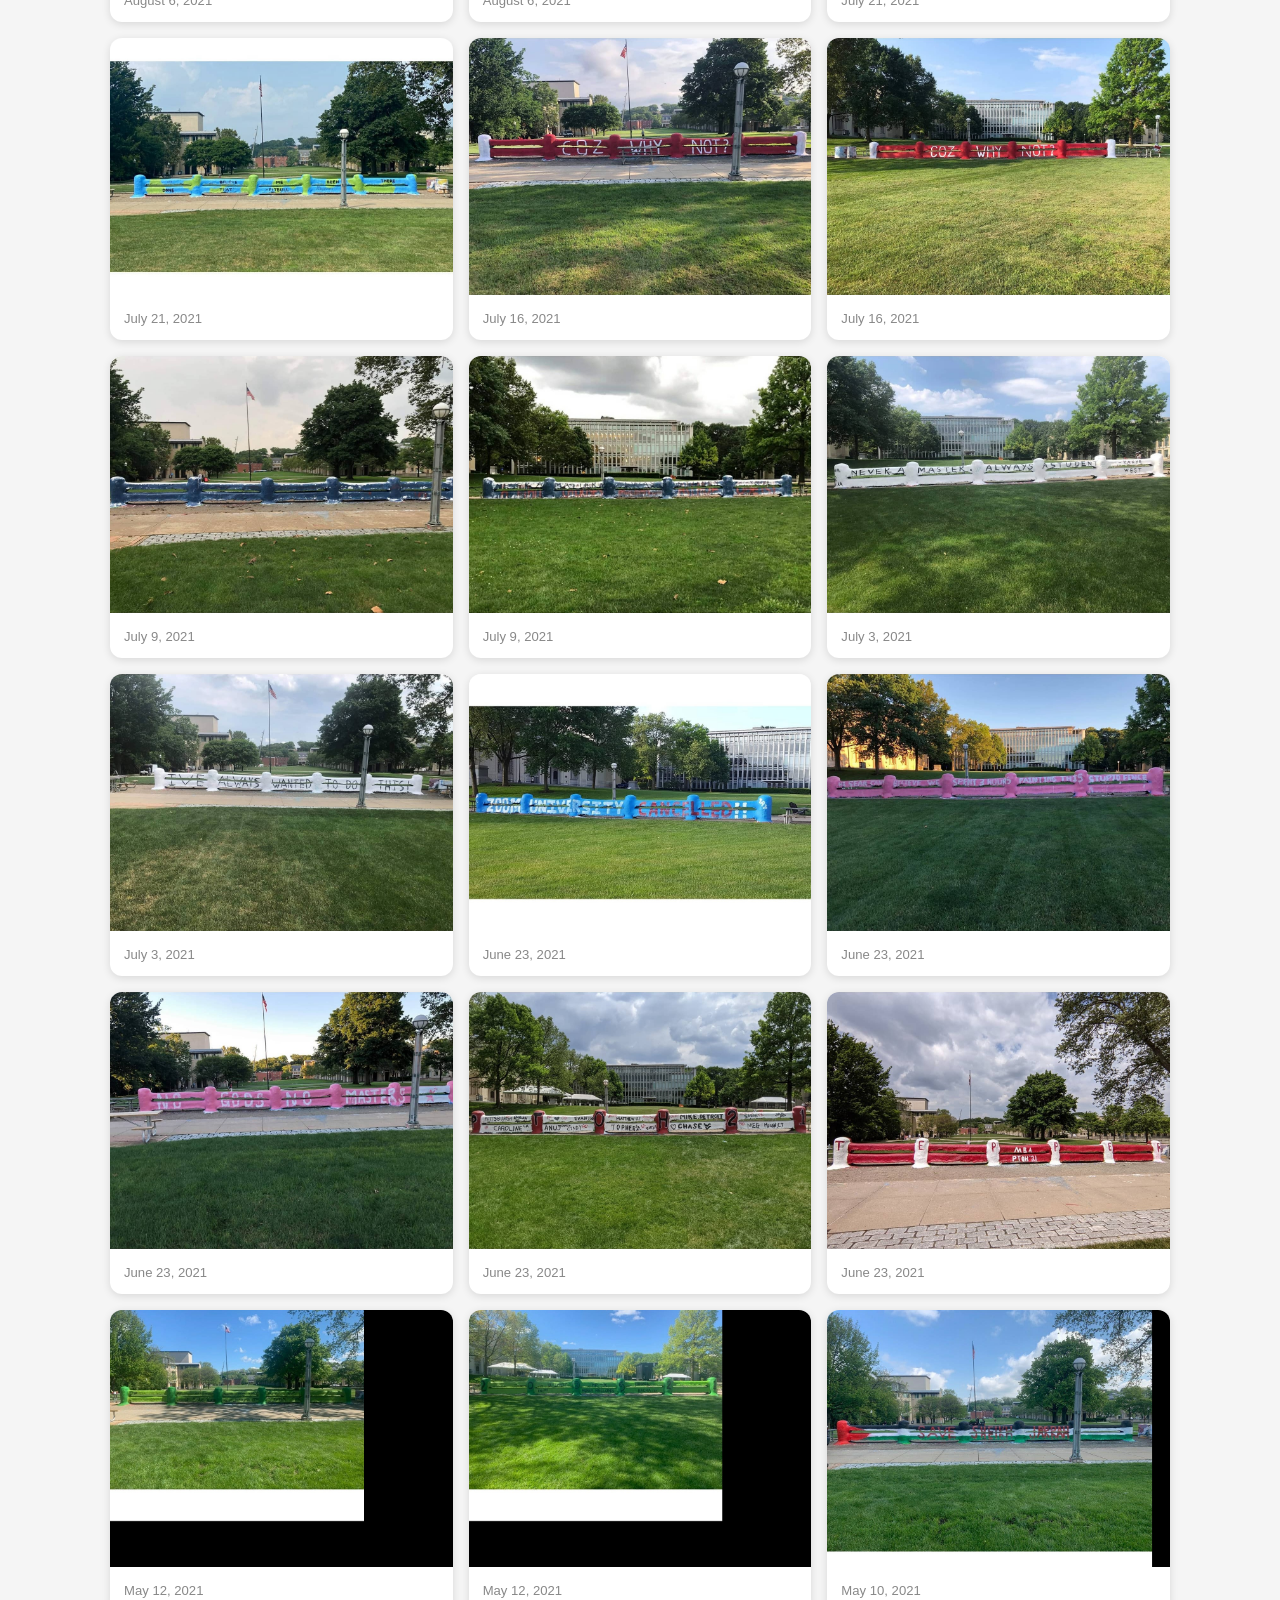
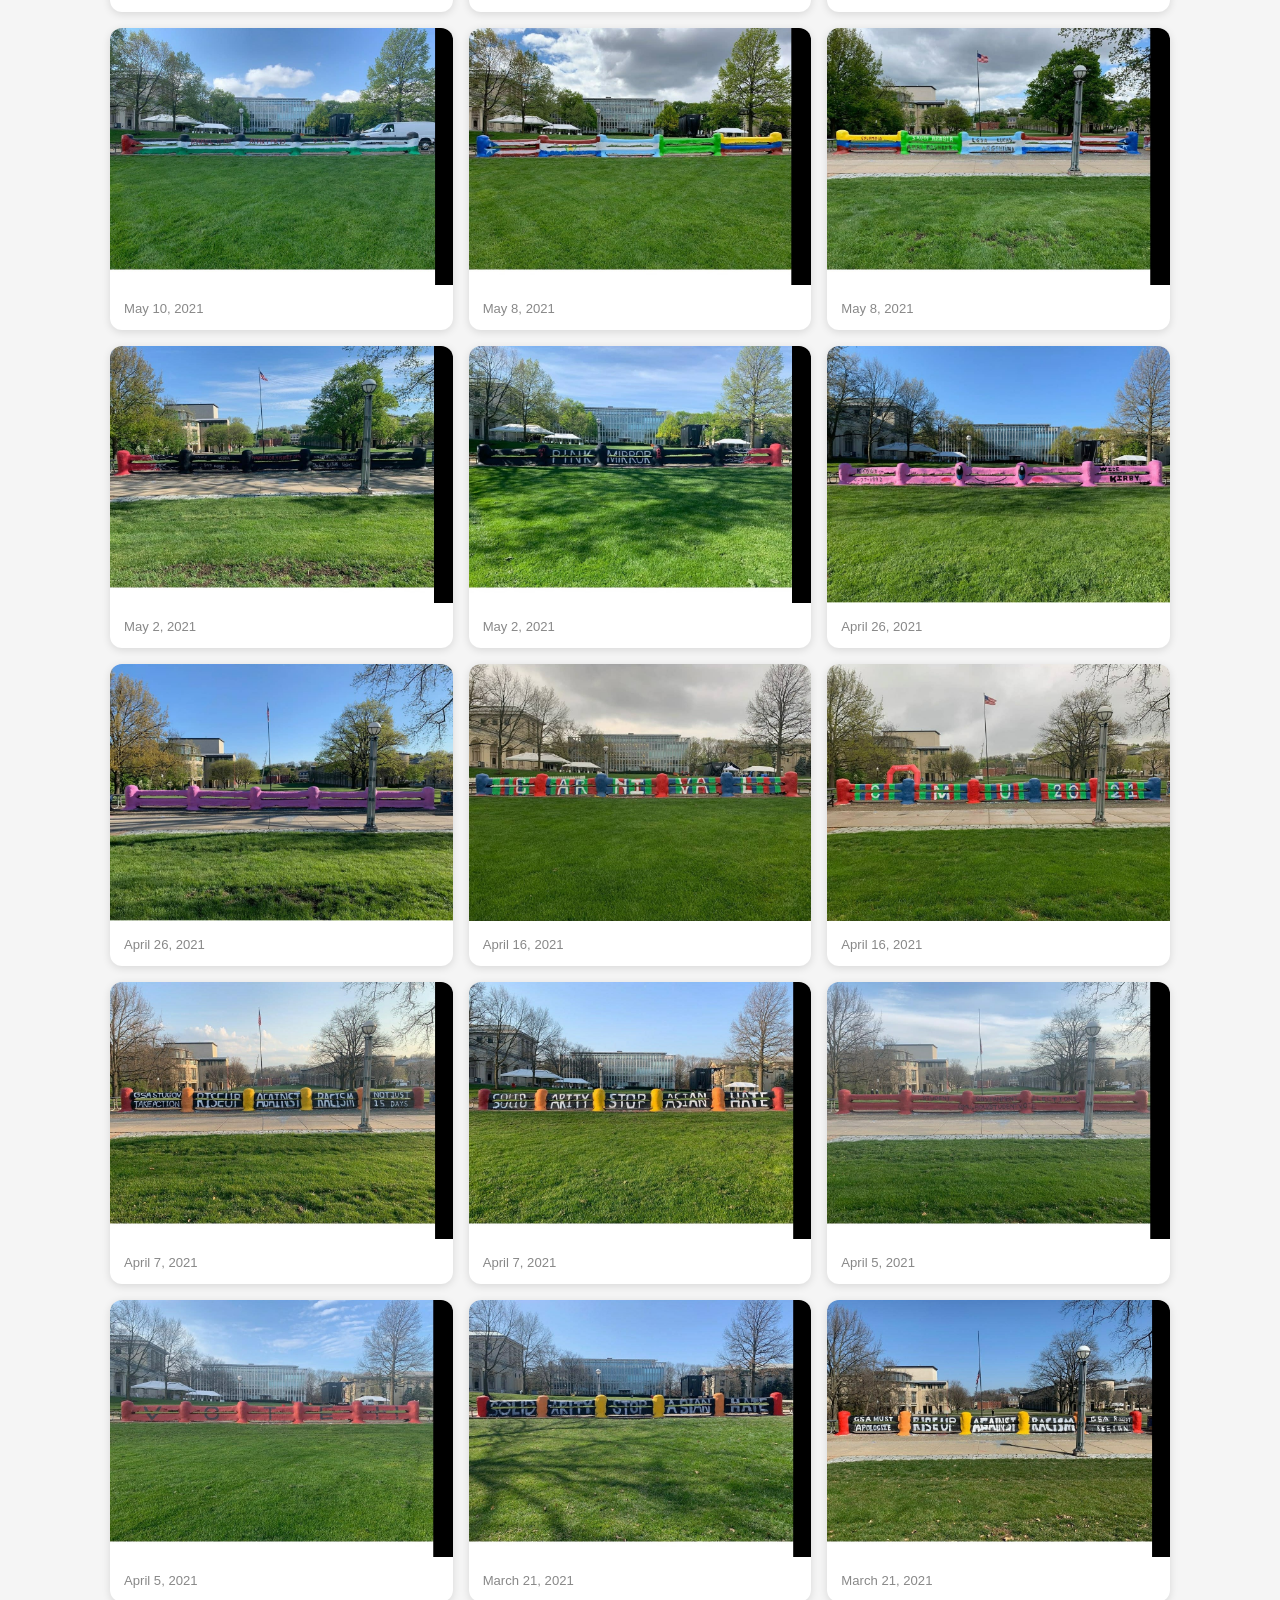
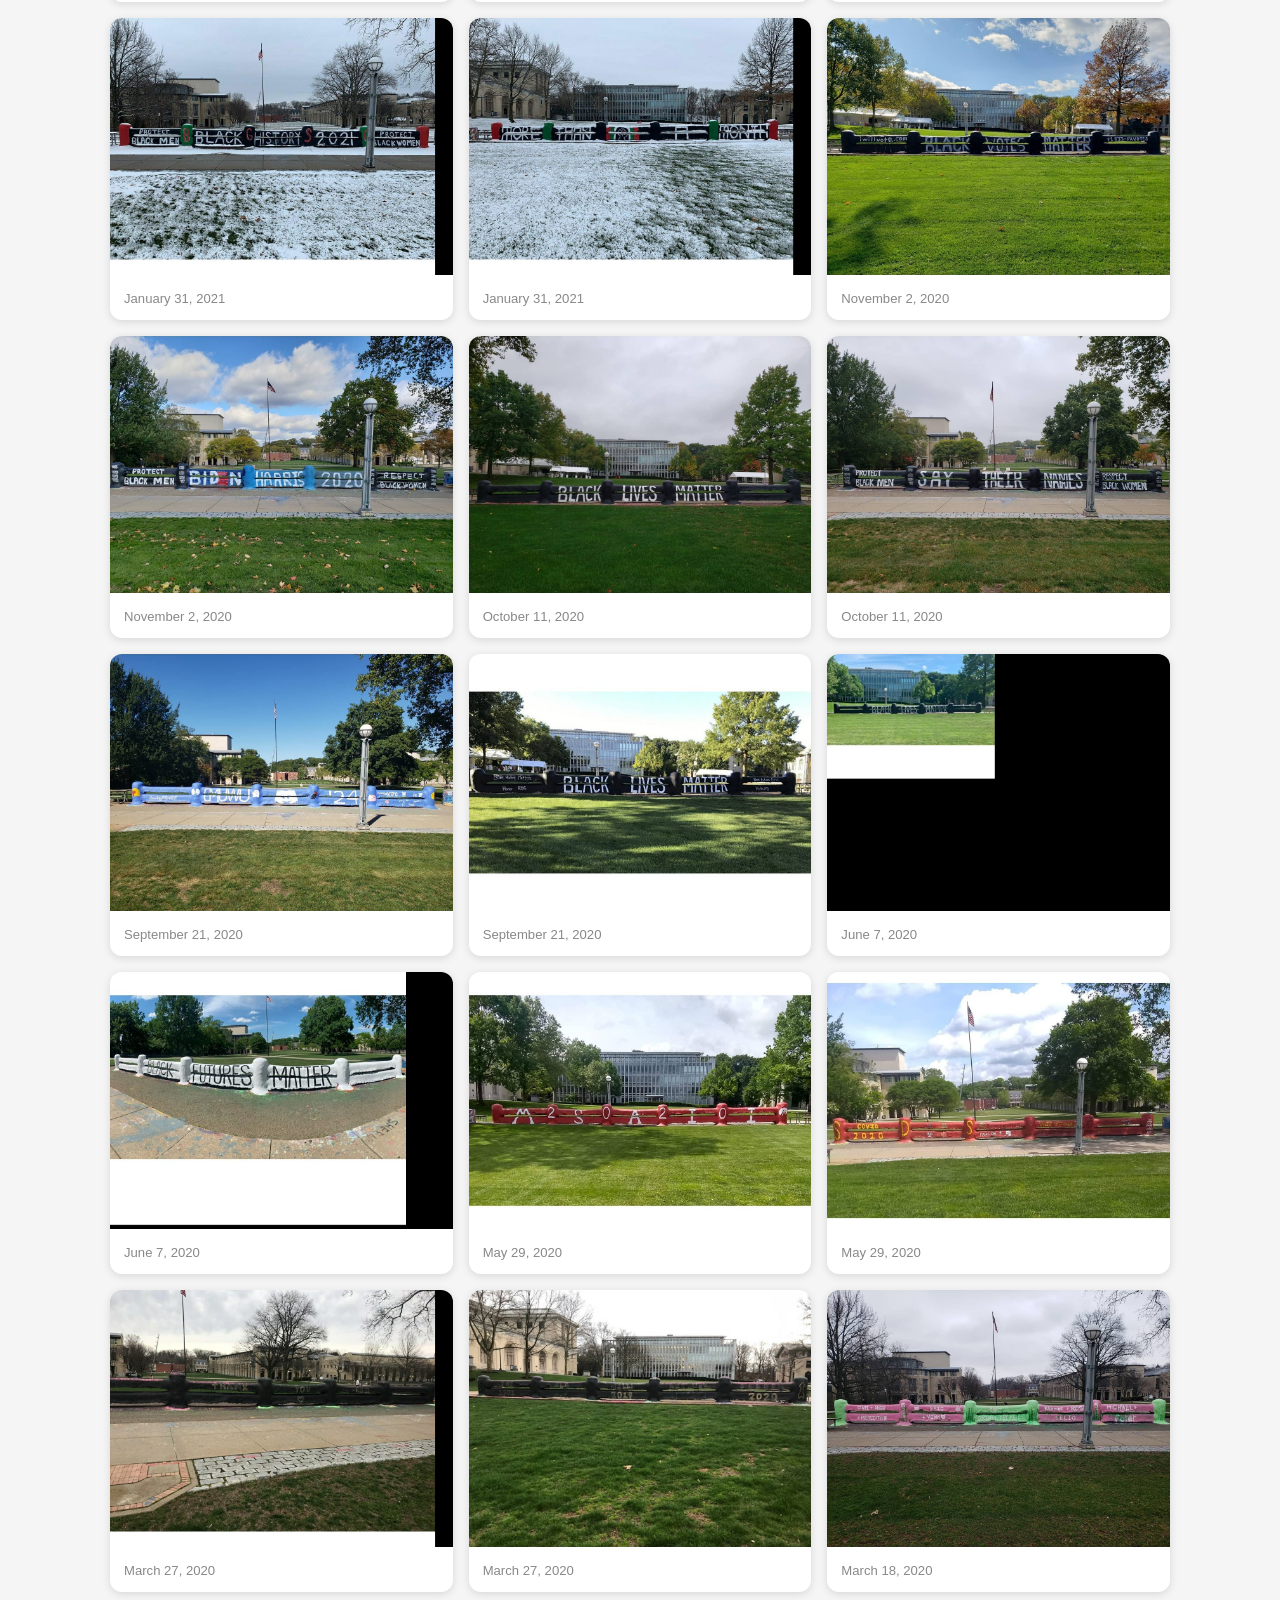
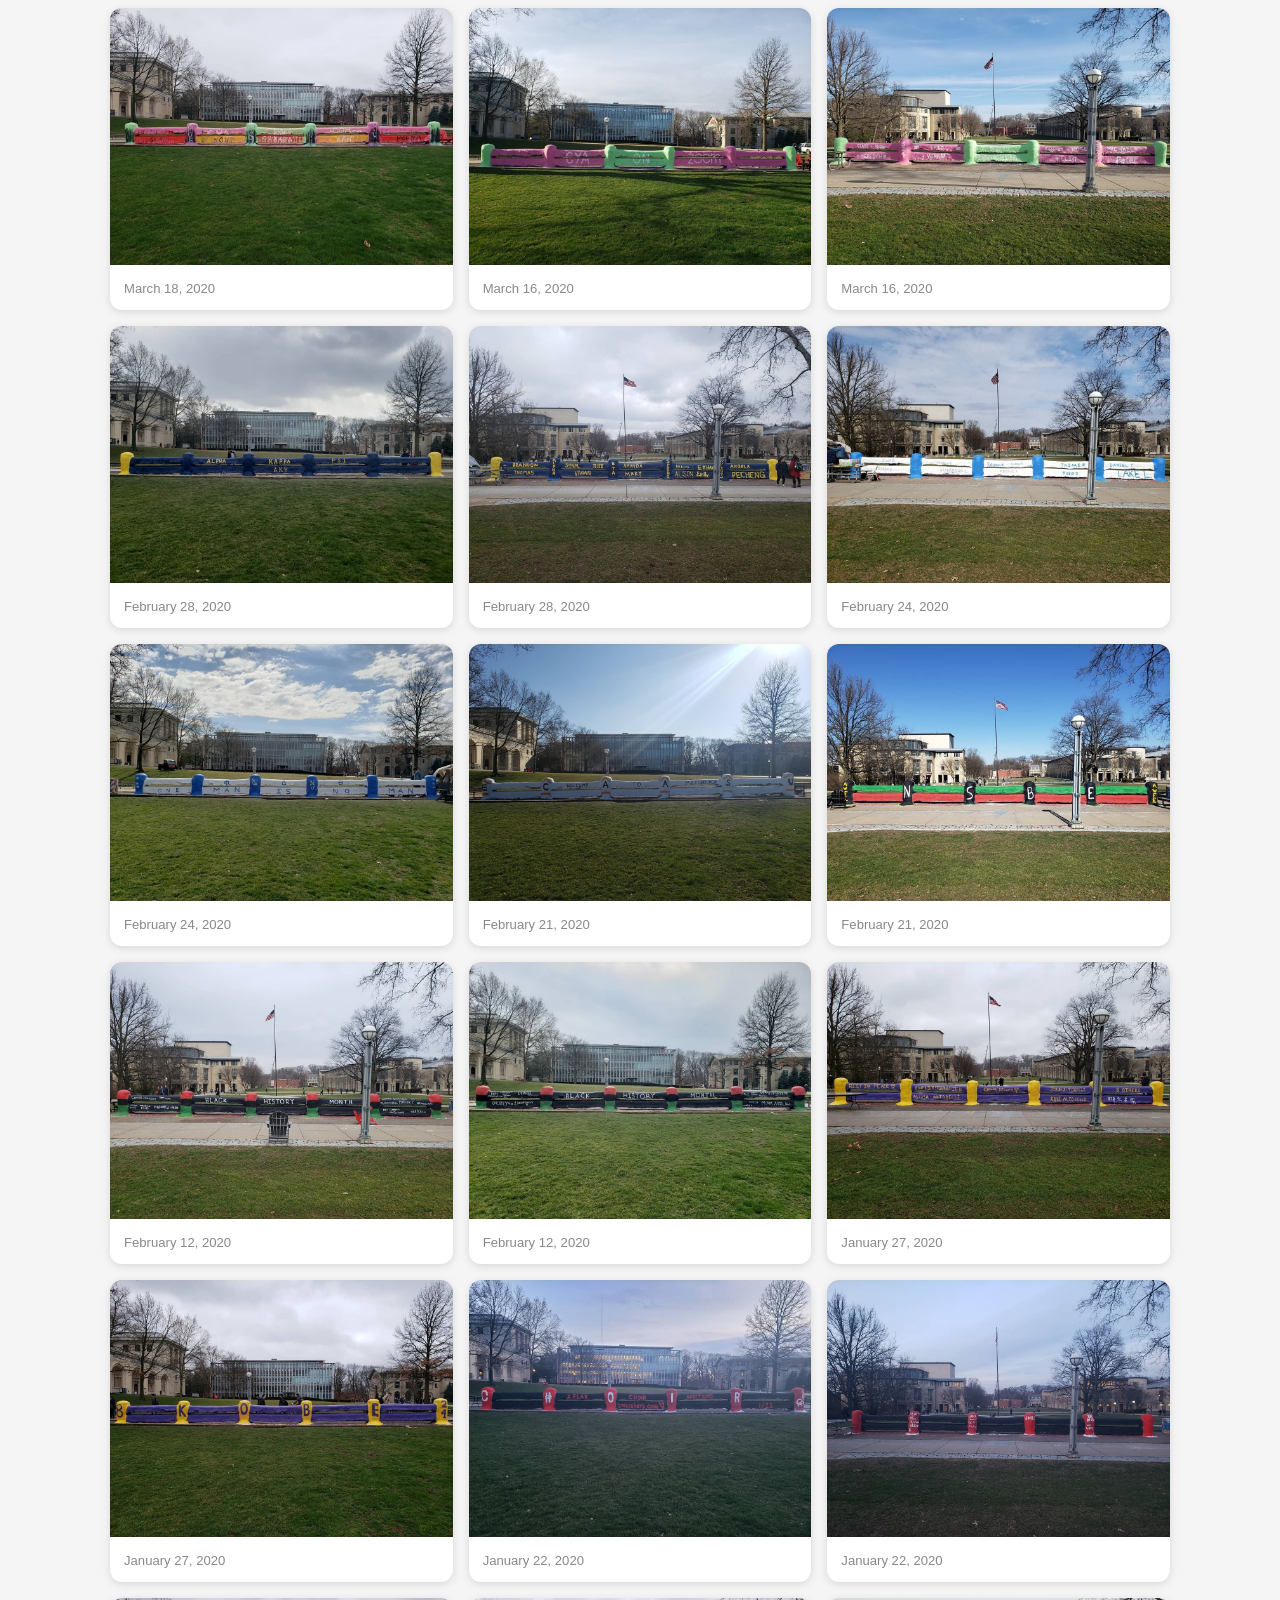
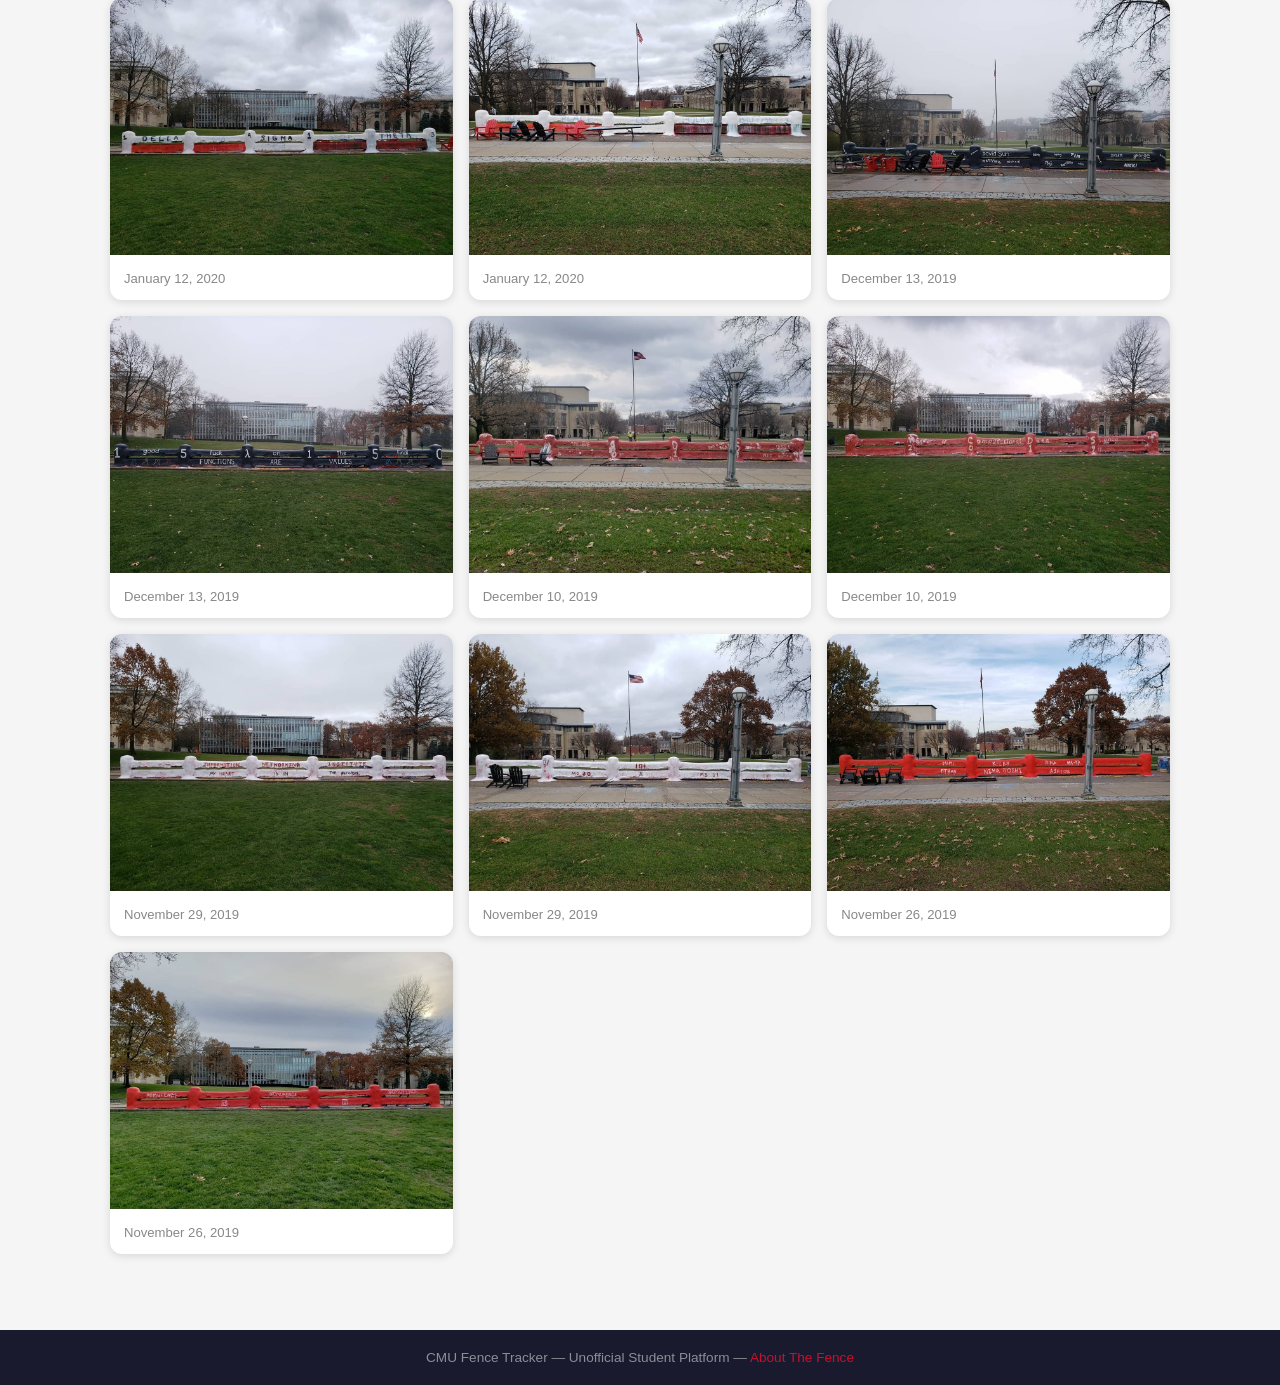
<file: gallery.html>
<!DOCTYPE html>
<html lang="en">
<head>
  <meta charset="UTF-8">
  <meta name="viewport" content="width=device-width, initial-scale=1.0">
  <title>CMU Fence — Gallery</title>
  <link rel="stylesheet" href="styles.css">
</head>
<body>

<nav>
  <a class="nav-brand" href="index.html">
    <span class="fence-icon">🏚️</span>
    <span>CMU Fence</span>
  </a>
  <ul class="nav-links">
    <li><a href="index.html">Feed</a></li>
    <li><a href="calendar.html">Calendar</a></li>
    <li><a href="queue.html">Queue</a></li>
    <li><a href="gallery.html">Gallery</a></li>
    <li><a href="design.html">Designs</a></li>
    <li class="dropdown">
      <a class="dropdown-toggle" href="#">More ▾</a>
      <div class="dropdown-menu">
        <a href="calendar.html">📅 Calendar &amp; Schedule</a>
        <a href="queue.html">📋 Painting Queue</a>
        <a href="gallery.html">🖼️ Past Fences</a>
        <a href="design.html">🎨 Fence Designs</a>
        <a href="about.html">ℹ️ About The Fence</a>
      </div>
    </li>
  </ul>
  <div class="nav-spacer"></div>
  <div class="nav-user">👤 CMU Student</div>
</nav>

<div class="container">
  <div style="display:flex;align-items:center;justify-content:space-between;flex-wrap:wrap;gap:12px;margin-bottom:8px">
    <div>
      <h1 class="page-title">🖼️ Past Fence Gallery</h1>
      <p class="page-subtitle">A record of CMU's most iconic canvas</p>
    </div>
    <div style="display:flex;gap:10px;align-items:center;flex-wrap:wrap">
      <input type="text" id="searchInput" placeholder="🔍 Search org or design..." style="width:220px" oninput="renderGallery()">
      <select id="sortSelect" onchange="renderGallery()" style="width:160px">
        <option value="newest">Newest First</option>
        <option value="oldest">Oldest First</option>
      </select>
    </div>
  </div>

  <!-- Submit past fence -->
  <div class="card" style="margin-bottom:24px;background:linear-gradient(135deg,#fff8f5,#fff)">
    <div class="card-header">
      <div class="card-title">📸 Submit a Past Fence</div>
      <button class="btn btn-primary btn-sm" onclick="toggleSubmit()">+ Add Entry</button>
    </div>
    <div id="submitForm" style="display:none;margin-top:12px">
      <div class="grid-2">
        <div class="form-group">
          <label>Organization Name *</label>
          <input type="text" id="galleryOrg" placeholder="e.g. Kiltie Band">
        </div>
        <div class="form-group">
          <label>Date Painted *</label>
          <input type="date" id="galleryDate">
        </div>
      </div>
      <div class="form-group">
        <label>Design Title / Theme *</label>
        <input type="text" id="galleryDesign" placeholder="e.g. Spring Celebration">
      </div>
      <div class="form-group">
        <label>Description</label>
        <textarea id="galleryDesc" placeholder="Tell us about this fence painting..."></textarea>
      </div>
      <div class="form-group">
        <label>Display Emoji</label>
        <input type="text" id="galleryEmoji" placeholder="🎨" maxlength="4" style="width:80px">
      </div>
      <div class="modal-footer" style="margin-top:0;justify-content:flex-start">
        <button class="btn btn-primary" onclick="addGalleryEntry()">Submit Entry</button>
        <button class="btn btn-secondary" onclick="toggleSubmit()">Cancel</button>
      </div>
    </div>
  </div>

  <div class="gallery-grid" id="galleryGrid"></div>
</div>

<!-- Detail modal -->
<div class="modal-overlay" id="galleryModal">
  <div class="modal" style="max-width:600px">
    <div id="modalContent"></div>
    <div class="modal-footer">
      <button class="btn btn-secondary" onclick="closeGalleryModal()">Close</button>
    </div>
  </div>
</div>

<footer>
  CMU Fence Tracker &mdash; Unofficial Student Platform &mdash; <a href="about.html">About The Fence</a>
</footer>

<div id="toast" class="toast"></div>

<script src="app.js"></script>
<script>
const FENCE_PHOTOS = [
  {id:10000, date:"2019-11-26", photo:"fences/cmufence_1574802021_2185920250258716806_21617999304.jpg"},
  {id:10001, date:"2019-11-26", photo:"fences/cmufence_1574802021_2185920250292432430_21617999304.jpg"},
  {id:10002, date:"2019-11-29", photo:"fences/cmufence_1574987751_2187478265525106718_21617999304.jpg"},
  {id:10003, date:"2019-11-29", photo:"fences/cmufence_1574987751_2187478265550281914_21617999304.jpg"},
  {id:10004, date:"2019-12-10", photo:"fences/cmufence_1575998563_2195957568506168853_21617999304.jpg"},
  {id:10005, date:"2019-12-10", photo:"fences/cmufence_1575998563_2195957568548280684_21617999304.jpg"},
  {id:10006, date:"2019-12-13", photo:"fences/cmufence_1576266484_2198205053637026984_21617999304.jpg"},
  {id:10007, date:"2019-12-13", photo:"fences/cmufence_1576266484_2198205053670734970_21617999304.jpg"},
  {id:10008, date:"2020-01-12", photo:"fences/cmufence_1578862344_2219980705935523609_21617999304.jpg"},
  {id:10009, date:"2020-01-12", photo:"fences/cmufence_1578862344_2219980705985901760_21617999304.jpg"},
  {id:10010, date:"2020-01-22", photo:"fences/cmufence_1579734798_2227299377966669403_21617999304.jpg"},
  {id:10011, date:"2020-01-22", photo:"fences/cmufence_1579734798_2227299378000191645_21617999304.jpg"},
  {id:10012, date:"2020-01-27", photo:"fences/cmufence_1580149548_2230778558359715072_21617999304.jpg"},
  {id:10013, date:"2020-01-27", photo:"fences/cmufence_1580149548_2230778558376502073_21617999304.jpg"},
  {id:10014, date:"2020-02-12", photo:"fences/cmufence_1581531640_2242372387557611377_21617999304.jpg"},
  {id:10015, date:"2020-02-12", photo:"fences/cmufence_1581531640_2242372387599750605_21617999304.jpg"},
  {id:10016, date:"2020-02-21", photo:"fences/cmufence_1582320006_2248985675574003399_21617999304.jpg"},
  {id:10017, date:"2020-02-21", photo:"fences/cmufence_1582320131_2248986723646529814_21617999304.jpg"},
  {id:10018, date:"2020-02-24", photo:"fences/cmufence_1582568932_2251073820894226740_21617999304.jpg"},
  {id:10019, date:"2020-02-24", photo:"fences/cmufence_1582568932_2251073820936274345_21617999304.jpg"},
  {id:10020, date:"2020-02-28", photo:"fences/cmufence_1582914766_2253974882919716464_21617999304.jpg"},
  {id:10021, date:"2020-02-28", photo:"fences/cmufence_1582914766_2253974882953307957_21617999304.jpg"},
  {id:10022, date:"2020-03-16", photo:"fences/cmufence_1584367976_2266165296372335497_21617999304.jpg"},
  {id:10023, date:"2020-03-16", photo:"fences/cmufence_1584367976_2266165296372345850_21617999304.jpg"},
  {id:10024, date:"2020-03-18", photo:"fences/cmufence_1584491347_2267200208521127583_21617999304.jpg"},
  {id:10025, date:"2020-03-18", photo:"fences/cmufence_1584491347_2267200208571456029_21617999304.jpg"},
  {id:10026, date:"2020-03-27", photo:"fences/cmufence_1585267563_2273711578220912706_21617999304.jpg"},
  {id:10027, date:"2020-03-27", photo:"fences/cmufence_1585267563_2273711578262988482_21617999304.jpg"},
  {id:10028, date:"2020-05-29", photo:"fences/cmufence_1590767809_2319850982261755805_21617999304.jpg"},
  {id:10029, date:"2020-05-29", photo:"fences/cmufence_1590767809_2319850982320452377_21617999304.jpg"},
  {id:10030, date:"2020-06-07", photo:"fences/cmufence_1591562310_2326515742482993882_21617999304.jpg"},
  {id:10031, date:"2020-06-07", photo:"fences/cmufence_1591562310_2326515742508130033_21617999304.jpg"},
  {id:10032, date:"2020-09-21", photo:"fences/cmufence_1600702241_2403187042592656666_21617999304.jpg"},
  {id:10033, date:"2020-09-21", photo:"fences/cmufence_1600702241_2403187042609525233_21617999304.jpg"},
  {id:10034, date:"2020-10-11", photo:"fences/cmufence_1602426403_2417650355934154501_21617999304.jpg"},
  {id:10035, date:"2020-10-11", photo:"fences/cmufence_1602426403_2417650355976075227_21617999304.jpg"},
  {id:10036, date:"2020-11-02", photo:"fences/cmufence_1604336646_2433674641232634780_21617999304.jpg"},
  {id:10037, date:"2020-11-02", photo:"fences/cmufence_1604336646_2433674641249510394_21617999304.jpg"},
  {id:10038, date:"2021-01-31", photo:"fences/cmufence_1612125713_2499014070679447713_21617999304.jpg"},
  {id:10039, date:"2021-01-31", photo:"fences/cmufence_1612125713_2499014070687946713_21617999304.jpg"},
  {id:10040, date:"2021-03-21", photo:"fences/cmufence_1616355831_2534498872534670896_21617999304.jpg"},
  {id:10041, date:"2021-03-21", photo:"fences/cmufence_1616355831_2534498872576444510_21617999304.jpg"},
  {id:10042, date:"2021-04-05", photo:"fences/cmufence_1617633718_2545218563825524677_21617999304.jpg"},
  {id:10043, date:"2021-04-05", photo:"fences/cmufence_1617633718_2545218563842444130_21617999304.jpg"},
  {id:10044, date:"2021-04-07", photo:"fences/cmufence_1617802069_2546630797382572227_21617999304.jpg"},
  {id:10045, date:"2021-04-07", photo:"fences/cmufence_1617802069_2546630797449584942_21617999304.jpg"},
  {id:10046, date:"2021-04-16", photo:"fences/cmufence_1618576938_2553130867585992226_21617999304.jpg"},
  {id:10047, date:"2021-04-16", photo:"fences/cmufence_1618576938_2553130867611152465_21617999304.jpg"},
  {id:10048, date:"2021-04-26", photo:"fences/cmufence_1619445067_2560413257584969059_21617999304.jpg"},
  {id:10049, date:"2021-04-26", photo:"fences/cmufence_1619445067_2560413257610115723_21617999304.jpg"},
  {id:10050, date:"2021-05-02", photo:"fences/cmufence_1619965101_2564775624947032163_21617999304.jpg"},
  {id:10051, date:"2021-05-02", photo:"fences/cmufence_1619965101_2564775624963946187_21617999304.jpg"},
  {id:10052, date:"2021-05-08", photo:"fences/cmufence_1620489860_2569177615865488946_21617999304.jpg"},
  {id:10053, date:"2021-05-08", photo:"fences/cmufence_1620489860_2569177616066979289_21617999304.jpg"},
  {id:10054, date:"2021-05-10", photo:"fences/cmufence_1620659982_2570604703936082899_21617999304.jpg"},
  {id:10055, date:"2021-05-10", photo:"fences/cmufence_1620659982_2570604703986354714_21617999304.jpg"},
  {id:10056, date:"2021-05-12", photo:"fences/cmufence_1620833179_2572057589031201295_21617999304.jpg"},
  {id:10057, date:"2021-05-12", photo:"fences/cmufence_1620833179_2572057589081516318_21617999304.jpg"},
  {id:10058, date:"2021-06-23", photo:"fences/cmufence_1624460425_2602485132782092602_21617999304.jpg"},
  {id:10059, date:"2021-06-23", photo:"fences/cmufence_1624461020_2602490120749136434_21617999304.jpg"},
  {id:10060, date:"2021-06-23", photo:"fences/cmufence_1624461020_2602490120774144672_21617999304.jpg"},
  {id:10061, date:"2021-06-23", photo:"fences/cmufence_1624462058_2602498833417458441_21617999304.jpg"},
  {id:10062, date:"2021-06-23", photo:"fences/cmufence_1624462058_2602498833450945328_21617999304.jpg"},
  {id:10063, date:"2021-07-03", photo:"fences/cmufence_1625320794_2609702432162984712_21617999304.jpg"},
  {id:10064, date:"2021-07-03", photo:"fences/cmufence_1625320794_2609702432255315745_21617999304.jpg"},
  {id:10065, date:"2021-07-09", photo:"fences/cmufence_1625794801_2613678690379058621_21617999304.jpg"},
  {id:10066, date:"2021-07-09", photo:"fences/cmufence_1625794801_2613678690538365634_21617999304.jpg"},
  {id:10067, date:"2021-07-16", photo:"fences/cmufence_1626461950_2619275142751420884_21617999304.jpg"},
  {id:10068, date:"2021-07-16", photo:"fences/cmufence_1626461950_2619275142902367945_21617999304.jpg"},
  {id:10069, date:"2021-07-21", photo:"fences/cmufence_1626829531_2622358638115456300_21617999304.jpg"},
  {id:10070, date:"2021-07-21", photo:"fences/cmufence_1626829531_2622358638149024626_21617999304.jpg"},
  {id:10071, date:"2021-08-06", photo:"fences/cmufence_1628259660_2634355423228867589_21617999304.jpg"},
  {id:10072, date:"2021-08-06", photo:"fences/cmufence_1628259660_2634355423279172179_21617999304.jpg"},
  {id:10073, date:"2021-08-15", photo:"fences/cmufence_1629062594_2641090922012811174_21617999304.jpg"},
  {id:10074, date:"2021-08-15", photo:"fences/cmufence_1629062594_2641090922037932662_21617999304.jpg"},
  {id:10075, date:"2021-08-22", photo:"fences/cmufence_1629645771_2645982966889455823_21617999304.jpg"},
  {id:10076, date:"2021-08-22", photo:"fences/cmufence_1629645771_2645982966931377164_21617999304.jpg"},
  {id:10077, date:"2021-08-24", photo:"fences/cmufence_1629807684_2647341191006078046_21617999304.jpg"},
  {id:10078, date:"2021-08-24", photo:"fences/cmufence_1629807684_2647341191115183646_21617999304.jpg"},
  {id:10079, date:"2021-08-26", photo:"fences/cmufence_1629980656_2648792188094009298_21617999304.jpg"},
  {id:10080, date:"2021-08-26", photo:"fences/cmufence_1629980656_2648792188337501456_21617999304.jpg"},
  {id:10081, date:"2021-08-27", photo:"fences/cmufence_1630070570_2649546440026068052_21617999304.jpg"},
  {id:10082, date:"2021-08-27", photo:"fences/cmufence_1630070570_2649546440034461256_21617999304.jpg"},
  {id:10083, date:"2021-08-28", photo:"fences/cmufence_1630164964_2650338277469417409_21617999304.jpg"},
  {id:10084, date:"2021-08-28", photo:"fences/cmufence_1630164964_2650338277502813445_21617999304.jpg"},
  {id:10085, date:"2021-09-03", photo:"fences/cmufence_1630673274_2654602288427738354_21617999304.jpg"},
  {id:10086, date:"2021-09-03", photo:"fences/cmufence_1630673274_2654602288494848194_21617999304.jpg"},
  {id:10087, date:"2021-09-04", photo:"fences/cmufence_1630758913_2655320681225161816_21617999304.jpg"},
  {id:10088, date:"2021-09-07", photo:"fences/cmufence_1631022328_2657530362928762624_21617999304.jpg"},
  {id:10089, date:"2021-09-07", photo:"fences/cmufence_1631022328_2657530363205420938_21617999304.jpg"},
  {id:10090, date:"2021-09-09", photo:"fences/cmufence_1631191763_2658951690969851160_21617999304.jpg"},
  {id:10091, date:"2021-09-09", photo:"fences/cmufence_1631191763_2658951691229964306_21617999304.jpg"},
  {id:10092, date:"2021-09-10", photo:"fences/cmufence_1631299383_2659854472290126015_21617999304.jpg"},
  {id:10093, date:"2021-09-10", photo:"fences/cmufence_1631299383_2659854472357217779_21617999304.jpg"},
  {id:10094, date:"2021-09-14", photo:"fences/cmufence_1631626443_2662598045632751340_21617999304.jpg"},
  {id:10095, date:"2021-09-14", photo:"fences/cmufence_1631626443_2662598045683041552_21617999304.jpg"},
  {id:10096, date:"2021-09-15", photo:"fences/cmufence_1631733110_2663492838734896617_21617999304.jpg"},
  {id:10097, date:"2021-09-15", photo:"fences/cmufence_1631733110_2663492838768464074_21617999304.jpg"},
  {id:10098, date:"2021-09-24", photo:"fences/cmufence_1632508712_2669999055757986294_21617999304.jpg"},
  {id:10099, date:"2021-09-24", photo:"fences/cmufence_1632508712_2669999055833593532_21617999304.jpg"},
  {id:10100, date:"2021-09-27", photo:"fences/cmufence_1632749594_2672019725406333507_21617999304.jpg"},
  {id:10101, date:"2021-09-27", photo:"fences/cmufence_1632749594_2672019725439782225_21617999304.jpg"},
  {id:10102, date:"2021-09-29", photo:"fences/cmufence_1632921127_2673458646933685111_21617999304.jpg"},
  {id:10103, date:"2021-09-29", photo:"fences/cmufence_1632921127_2673458646933830590_21617999304.jpg"},
  {id:10104, date:"2021-10-11", photo:"fences/cmufence_1633953708_2682120560553995664_21617999304.webp"},
  {id:10105, date:"2021-10-11", photo:"fences/cmufence_1633953708_2682120560612670525_21617999304.webp"},
];

// Merge DB gallery entries + static fence photos into one list
function getAllGalleryItems() {
  return [...DB.get('gallery', []), ...FENCE_PHOTOS];
}

document.addEventListener('DOMContentLoaded', () => {
  DB.listen('gallery', () => renderGallery());
});

function renderGallery() {
  const search = document.getElementById('searchInput').value.toLowerCase();
  const sort = document.getElementById('sortSelect').value;

  let items = getAllGalleryItems();
  if (search) items = items.filter(g =>
    (g.org || '').toLowerCase().includes(search) ||
    (g.design || '').toLowerCase().includes(search) ||
    (g.desc || '').toLowerCase().includes(search) ||
    g.date.includes(search)
  );
  items = [...items].sort((a,b) => {
    const cmp = a.date.localeCompare(b.date);
    return sort === 'newest' ? -cmp : cmp;
  });

  const grid = document.getElementById('galleryGrid');
  if (!items.length) {
    grid.innerHTML = '<p style="color:#888;grid-column:1/-1">No results found.</p>';
    return;
  }

  grid.innerHTML = items.map(g => {
    const thumb = g.photo
      ? `<img src="${g.photo}" alt="Fence photo" style="width:100%;height:100%;object-fit:cover;display:block;">`
      : `<div style="width:100%;height:100%;display:flex;align-items:center;justify-content:center;
           background:linear-gradient(135deg,${g.color||'#888'}33,${g.color||'#888'}66)">
           <span style="font-size:4rem">${g.imageEmoji || '🎨'}</span>
         </div>`;
    return `<div class="gallery-card" onclick="openGalleryModal(${g.id})">
      <div class="gallery-img" style="padding:0;overflow:hidden">${thumb}</div>
      <div class="gallery-info">
        ${g.org ? `<div class="gallery-org">${g.org}</div>` : ''}
        <div class="gallery-date">${formatDate(g.date)}</div>
        ${g.design ? `<div class="gallery-desc">${g.design}</div>` : ''}
      </div>
    </div>`;
  }).join('');
}

function formatDate(dateStr) {
  const d = new Date(dateStr + 'T12:00:00');
  return d.toLocaleDateString('en-US', {month:'long', day:'numeric', year:'numeric'});
}

function openGalleryModal(id) {
  const items = getAllGalleryItems();
  const g = items.find(i => i.id === id);
  if (!g) return;

  const photoHTML = g.photo
    ? `<img src="${g.photo}" alt="Fence photo"
         style="width:100%;border-radius:10px;display:block;margin-bottom:14px;aspect-ratio:4/3;object-fit:cover;">`
    : `<div style="font-size:5rem;background:linear-gradient(135deg,${g.color||'#888'}33,${g.color||'#888'}66);
         border-radius:12px;padding:32px;margin-bottom:14px;text-align:center">${g.imageEmoji || '🎨'}</div>`;

  document.getElementById('modalContent').innerHTML = `
    ${photoHTML}
    ${g.org ? `<div class="modal-title">${g.org}</div>` : ''}
    <div style="font-size:0.85rem;color:#888;margin-bottom:8px">${formatDate(g.date)}</div>
    ${g.design ? `<div style="font-weight:600;margin-bottom:8px">${g.design}</div>` : ''}
    ${g.desc ? `<div style="font-size:0.92rem;color:#555;line-height:1.6">${g.desc}</div>` : ''}
  `;
  document.getElementById('galleryModal').classList.add('open');
}

function closeGalleryModal() {
  document.getElementById('galleryModal').classList.remove('open');
}

function toggleSubmit() {
  const f = document.getElementById('submitForm');
  f.style.display = f.style.display === 'none' ? 'block' : 'none';
}

async function addGalleryEntry() {
  const org = document.getElementById('galleryOrg').value.trim();
  const date = document.getElementById('galleryDate').value;
  const design = document.getElementById('galleryDesign').value.trim();
  const desc = document.getElementById('galleryDesc').value.trim();
  const emoji = document.getElementById('galleryEmoji').value.trim() || '🎨';

  if (!org) { showToast('Please enter an organization name.'); return; }
  if (!date) { showToast('Please select a date.'); return; }
  if (!design) { showToast('Please enter a design title.'); return; }

  const gallery = DB.get('gallery', []);
  gallery.unshift({ id: Date.now(), org, date, design, desc, imageEmoji: emoji, color: '#c41230' });
  await DB.set('gallery', gallery);

  showToast('Gallery entry added!');
  ['galleryOrg','galleryDate','galleryDesign','galleryDesc','galleryEmoji'].forEach(id => {
    document.getElementById(id).value = '';
  });
  document.getElementById('submitForm').style.display = 'none';
}
</script>
</body>
</html>
</file>
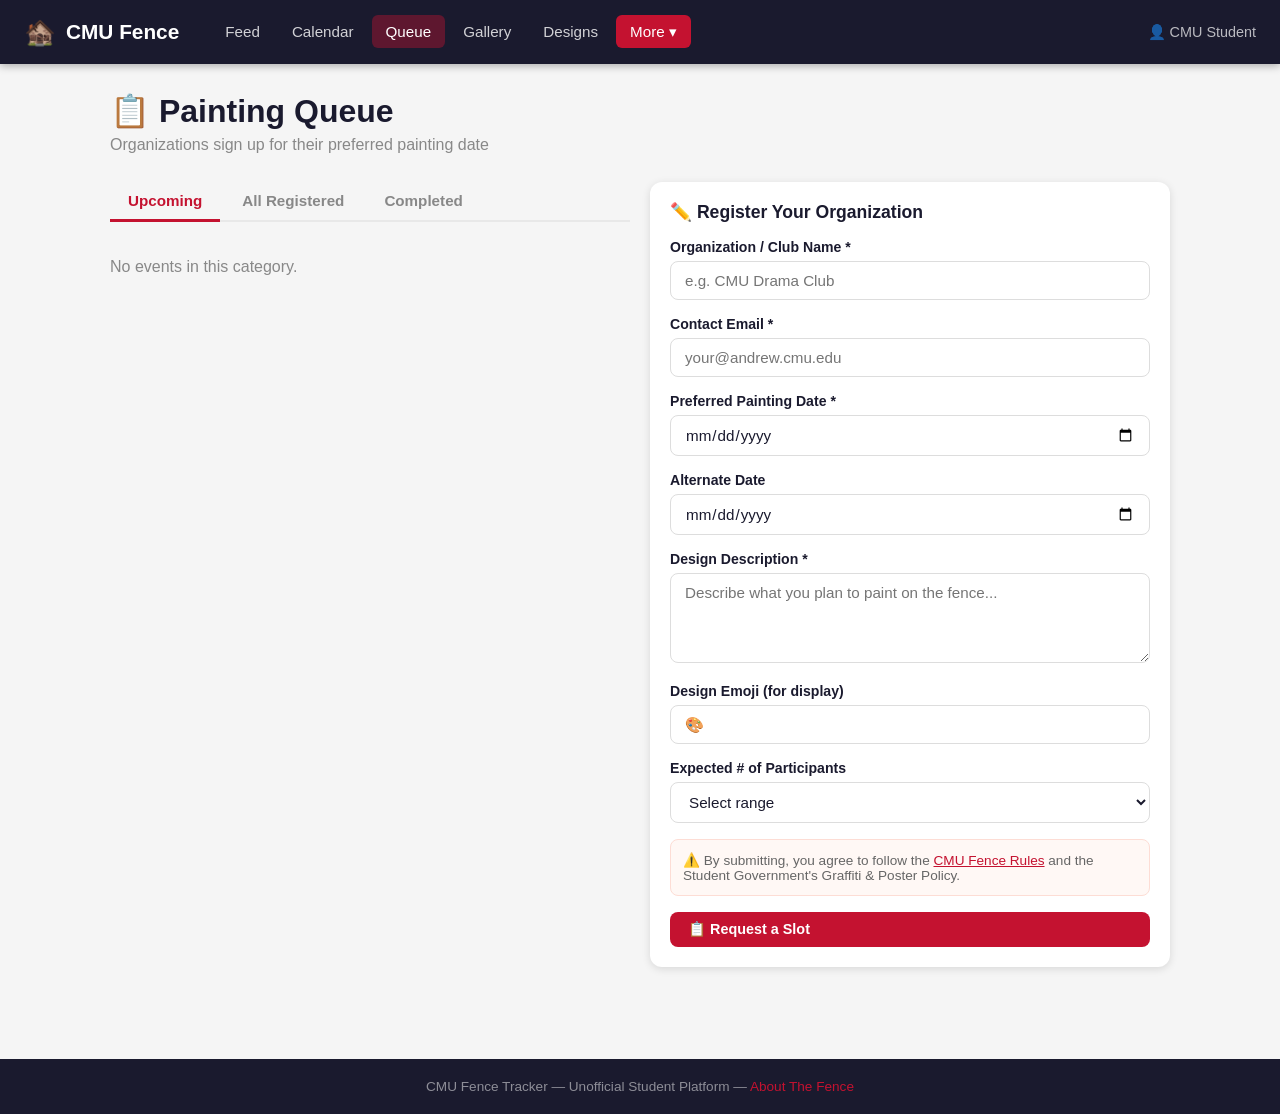
<file: queue.html>
<!DOCTYPE html>
<html lang="en">
<head>
  <meta charset="UTF-8">
  <meta name="viewport" content="width=device-width, initial-scale=1.0">
  <title>CMU Fence — Painting Queue</title>
  <link rel="stylesheet" href="styles.css">
</head>
<body>

<nav>
  <a class="nav-brand" href="index.html">
    <span class="fence-icon">🏚️</span>
    <span>CMU Fence</span>
  </a>
  <ul class="nav-links">
    <li><a href="index.html">Feed</a></li>
    <li><a href="calendar.html">Calendar</a></li>
    <li><a href="queue.html">Queue</a></li>
    <li><a href="gallery.html">Gallery</a></li>
    <li><a href="design.html">Designs</a></li>
    <li class="dropdown">
      <a class="dropdown-toggle" href="#">More ▾</a>
      <div class="dropdown-menu">
        <a href="calendar.html">📅 Calendar &amp; Schedule</a>
        <a href="queue.html">📋 Painting Queue</a>
        <a href="gallery.html">🖼️ Past Fences</a>
        <a href="design.html">🎨 Fence Designs</a>
        <a href="about.html">ℹ️ About The Fence</a>
      </div>
    </li>
  </ul>
  <div class="nav-spacer"></div>
  <div class="nav-user">👤 CMU Student</div>
</nav>

<div class="container">
  <h1 class="page-title">📋 Painting Queue</h1>
  <p class="page-subtitle">Organizations sign up for their preferred painting date</p>

  <div class="grid-2">
    <!-- Left: Queue table -->
    <div>
      <div class="tabs">
        <button class="tab active" onclick="switchTab('upcoming',this)">Upcoming</button>
        <button class="tab" onclick="switchTab('all',this)">All Registered</button>
        <button class="tab" onclick="switchTab('completed',this)">Completed</button>
      </div>

      <div id="queueTable"></div>
    </div>

    <!-- Right: Register form -->
    <div>
      <div class="card">
        <div class="card-title" style="margin-bottom:16px">✏️ Register Your Organization</div>

        <div class="form-group">
          <label>Organization / Club Name *</label>
          <input type="text" id="orgName" placeholder="e.g. CMU Drama Club">
        </div>

        <div class="form-group">
          <label>Contact Email *</label>
          <input type="email" id="orgEmail" placeholder="your@andrew.cmu.edu">
        </div>

        <div class="form-group">
          <label>Preferred Painting Date *</label>
          <input type="date" id="orgDate" min="">
        </div>

        <div class="form-group">
          <label>Alternate Date</label>
          <input type="date" id="orgDateAlt" min="">
        </div>

        <div class="form-group">
          <label>Design Description *</label>
          <textarea id="orgDesign" placeholder="Describe what you plan to paint on the fence..."></textarea>
        </div>

        <div class="form-group">
          <label>Design Emoji (for display)</label>
          <input type="text" id="orgEmoji" placeholder="🎨" maxlength="4">
        </div>

        <div class="form-group">
          <label>Expected # of Participants</label>
          <select id="orgCount">
            <option value="">Select range</option>
            <option>2–5 people</option>
            <option>6–10 people</option>
            <option>11–20 people</option>
            <option>20+ people</option>
          </select>
        </div>

        <div style="background:#fff8f5;border:1.5px solid #fdddd5;border-radius:8px;padding:12px;margin-bottom:16px;font-size:0.85rem;color:#666">
          ⚠️ By submitting, you agree to follow the <a href="about.html" style="color:var(--cmu-red)">CMU Fence Rules</a> and the Student Government's Graffiti &amp; Poster Policy.
        </div>

        <button class="btn btn-primary" onclick="submitQueue()" style="width:100%">📋 Request a Slot</button>
      </div>
    </div>
  </div>
</div>

<!-- Confirmation modal -->
<div class="modal-overlay" id="confirmModal">
  <div class="modal">
    <div class="modal-title">🎉 Slot Requested!</div>
    <p style="font-size:0.95rem;color:#555;line-height:1.6" id="confirmBody"></p>
    <div class="modal-footer">
      <button class="btn btn-primary" onclick="closeModal()">Awesome, thanks!</button>
    </div>
  </div>
</div>

<footer>
  CMU Fence Tracker &mdash; Unofficial Student Platform &mdash; <a href="about.html">About The Fence</a>
</footer>

<div id="toast" class="toast"></div>

<script src="app.js"></script>
<script>
// Set min date to tomorrow
const tomorrow = new Date();
tomorrow.setDate(tomorrow.getDate() + 1);
const minDate = tomorrow.toISOString().slice(0,10);
document.getElementById('orgDate').min = minDate;
document.getElementById('orgDateAlt').min = minDate;

let currentTab = 'upcoming';

document.addEventListener('DOMContentLoaded', () => {
  DB.listen('events', (events) => renderQueue(events || []));
});

function switchTab(tab, btn) {
  currentTab = tab;
  document.querySelectorAll('.tab').forEach(t => t.classList.remove('active'));
  btn.classList.add('active');
  renderQueue(DB.get('events', []));
}

function renderQueue(events) {
  const today = new Date().toISOString().slice(0,10);

  let filtered;
  if (currentTab === 'upcoming') filtered = events.filter(e => e.date >= today);
  else if (currentTab === 'completed') filtered = events.filter(e => e.date < today);
  else filtered = events;

  filtered = [...filtered].sort((a,b) => a.date.localeCompare(b.date));

  const container = document.getElementById('queueTable');
  if (!filtered.length) {
    container.innerHTML = '<p style="color:#888;padding:16px 0">No events in this category.</p>';
    return;
  }

  container.innerHTML = `
    <div class="card" style="padding:0;overflow:hidden">
      <table class="queue-table">
        <thead>
          <tr>
            <th style="width:40px">#</th>
            <th>Organization</th>
            <th>Date</th>
            <th>RSVPs</th>
            <th>Status</th>
          </tr>
        </thead>
        <tbody>
          ${filtered.map((ev, i) => {
            const d = new Date(ev.date + 'T12:00:00');
            const dateStr = d.toLocaleDateString('en-US', {month:'short', day:'numeric'});
            const isPast = ev.date < today;
            const goingCount = ev.attendees.going.length;
            const statusBadge = isPast
              ? '<span class="badge badge-gray">Completed</span>'
              : '<span class="badge badge-green">Scheduled</span>';
            return `<tr>
              <td style="color:#aaa;font-size:0.85rem">${i+1}</td>
              <td>
                <span style="font-size:1.2rem">${ev.imageEmoji}</span>
                <strong style="margin-left:6px">${ev.org}</strong>
              </td>
              <td style="white-space:nowrap">📅 ${dateStr}</td>
              <td>✅ ${goingCount}</td>
              <td>${statusBadge}</td>
            </tr>`;
          }).join('')}
        </tbody>
      </table>
    </div>
  `;
}

async function submitQueue() {
  const orgName = document.getElementById('orgName').value.trim();
  const orgEmail = document.getElementById('orgEmail').value.trim();
  const orgDate = document.getElementById('orgDate').value;
  const orgDesign = document.getElementById('orgDesign').value.trim();
  const orgEmoji = document.getElementById('orgEmoji').value.trim() || '🎨';
  const orgCount = document.getElementById('orgCount').value;

  if (!orgName) { showToast('Please enter your organization name.'); return; }
  if (!orgEmail || !orgEmail.includes('@')) { showToast('Please enter a valid email.'); return; }
  if (!orgDate) { showToast('Please select a date.'); return; }
  if (!orgDesign) { showToast('Please describe your design.'); return; }

  // Check if date is taken
  const events = DB.get('events', []);
  if (events.find(e => e.date === orgDate)) {
    showToast('That date is already taken! Please choose another.');
    return;
  }

  const newEvent = {
    id: Date.now(),
    org: orgName,
    date: orgDate,
    design: orgDesign,
    attendees: { going: [], maybe: [], notgoing: [] },
    imageEmoji: orgEmoji,
    color: '#c41230',
    contact: orgEmail,
    participants: orgCount
  };

  events.push(newEvent);
  await DB.set('events', events);

  const d = new Date(orgDate + 'T12:00:00');
  const dateStr = d.toLocaleDateString('en-US', {weekday:'long', month:'long', day:'numeric', year:'numeric'});
  document.getElementById('confirmBody').innerHTML = `
    <strong>${orgName}</strong> has been added to the queue!<br><br>
    📅 Scheduled for: <strong>${dateStr}</strong><br>
    🎨 Design: ${orgDesign}<br><br>
    A confirmation would normally be sent to <strong>${orgEmail}</strong>. Good luck painting!
  `;

  document.getElementById('confirmModal').classList.add('open');

  // Reset form
  ['orgName','orgEmail','orgDate','orgDateAlt','orgDesign','orgEmoji'].forEach(id => {
    document.getElementById(id).value = '';
  });
  document.getElementById('orgCount').value = '';

  currentTab = 'upcoming';
  document.querySelectorAll('.tab').forEach((t,i) => t.classList.toggle('active', i===0));
  // listener auto re-renders
}

function closeModal() {
  document.getElementById('confirmModal').classList.remove('open');
}
</script>
</body>
</html>
</file>
<file: styles.css>
:root {
  --cmu-red: #c41230;
  --cmu-dark: #1a1a2e;
  --cmu-gray: #4a4a4a;
  --cmu-light: #f5f5f5;
  --cmu-white: #ffffff;
  --cmu-gold: #e8a020;
  --card-shadow: 0 2px 8px rgba(0,0,0,0.12);
  --nav-height: 64px;
}

* { box-sizing: border-box; margin: 0; padding: 0; }

body {
  font-family: 'Segoe UI', Arial, sans-serif;
  background: var(--cmu-light);
  color: var(--cmu-gray);
  min-height: 100vh;
}

/* NAV */
nav {
  background: var(--cmu-dark);
  height: var(--nav-height);
  display: flex;
  align-items: center;
  padding: 0 24px;
  position: sticky;
  top: 0;
  z-index: 100;
  box-shadow: 0 2px 8px rgba(0,0,0,0.3);
}

.nav-brand {
  display: flex;
  align-items: center;
  gap: 10px;
  text-decoration: none;
  color: var(--cmu-white);
  font-size: 1.3rem;
  font-weight: 700;
  flex-shrink: 0;
}

.nav-brand .fence-icon {
  font-size: 1.6rem;
}

.nav-links {
  display: flex;
  align-items: center;
  gap: 4px;
  margin-left: 32px;
  list-style: none;
}

.nav-links a {
  color: rgba(255,255,255,0.8);
  text-decoration: none;
  padding: 8px 14px;
  border-radius: 6px;
  font-size: 0.95rem;
  transition: background 0.2s, color 0.2s;
}

.nav-links a:hover, .nav-links a.active {
  background: rgba(196,18,48,0.4);
  color: var(--cmu-white);
}

.nav-spacer { flex: 1; }

.nav-user {
  color: rgba(255,255,255,0.7);
  font-size: 0.9rem;
  display: flex;
  align-items: center;
  gap: 8px;
}

/* DROPDOWN */
.dropdown { position: relative; }

.dropdown-toggle {
  background: var(--cmu-red);
  color: white !important;
  border-radius: 6px !important;
  cursor: pointer;
}

.dropdown-menu {
  display: none;
  position: absolute;
  top: calc(100% + 8px);
  right: 0;
  background: var(--cmu-white);
  border-radius: 10px;
  box-shadow: 0 4px 20px rgba(0,0,0,0.2);
  min-width: 200px;
  overflow: hidden;
  border: 1px solid #e0e0e0;
}

.dropdown:hover .dropdown-menu,
.dropdown-menu:hover {
  display: block;
}

.dropdown-menu a {
  display: block;
  padding: 12px 18px;
  color: var(--cmu-gray) !important;
  text-decoration: none;
  font-size: 0.95rem;
  border-bottom: 1px solid #f0f0f0;
  transition: background 0.15s;
}

.dropdown-menu a:last-child { border-bottom: none; }
.dropdown-menu a:hover { background: #fef0f0; color: var(--cmu-red) !important; }

/* LAYOUT */
.container {
  max-width: 1100px;
  margin: 0 auto;
  padding: 28px 20px;
}

.page-title {
  font-size: 2rem;
  font-weight: 700;
  color: var(--cmu-dark);
  margin-bottom: 6px;
}

.page-subtitle {
  color: #888;
  margin-bottom: 28px;
  font-size: 1rem;
}

/* CARDS */
.card {
  background: var(--cmu-white);
  border-radius: 12px;
  box-shadow: var(--card-shadow);
  padding: 20px;
  margin-bottom: 16px;
}

.card-header {
  display: flex;
  align-items: center;
  justify-content: space-between;
  margin-bottom: 14px;
}

.card-title {
  font-size: 1.1rem;
  font-weight: 600;
  color: var(--cmu-dark);
}

/* GRID */
.grid-2 { display: grid; grid-template-columns: 1fr 1fr; gap: 20px; }
.grid-3 { display: grid; grid-template-columns: repeat(3, 1fr); gap: 16px; }

@media (max-width: 700px) {
  .grid-2, .grid-3 { grid-template-columns: 1fr; }
}

/* BUTTONS */
.btn {
  display: inline-flex;
  align-items: center;
  gap: 6px;
  padding: 9px 18px;
  border-radius: 8px;
  font-size: 0.9rem;
  font-weight: 600;
  border: none;
  cursor: pointer;
  transition: opacity 0.15s, transform 0.1s;
  text-decoration: none;
}

.btn:hover { opacity: 0.85; transform: translateY(-1px); }
.btn:active { transform: translateY(0); }

.btn-primary { background: var(--cmu-red); color: white; }
.btn-secondary { background: #e9e9e9; color: var(--cmu-gray); }
.btn-gold { background: var(--cmu-gold); color: white; }
.btn-outline { background: transparent; border: 2px solid var(--cmu-red); color: var(--cmu-red); }
.btn-sm { padding: 6px 12px; font-size: 0.82rem; }

/* RSVP BUTTONS */
.rsvp-group {
  display: flex;
  gap: 8px;
  flex-wrap: wrap;
  margin-top: 12px;
}

.rsvp-btn {
  padding: 7px 14px;
  border-radius: 20px;
  border: 2px solid;
  font-size: 0.85rem;
  font-weight: 600;
  cursor: pointer;
  transition: all 0.15s;
  background: transparent;
}

.rsvp-btn.going { border-color: #22a06b; color: #22a06b; }
.rsvp-btn.going.active, .rsvp-btn.going:hover { background: #22a06b; color: white; }
.rsvp-btn.maybe { border-color: var(--cmu-gold); color: var(--cmu-gold); }
.rsvp-btn.maybe.active, .rsvp-btn.maybe:hover { background: var(--cmu-gold); color: white; }
.rsvp-btn.notgoing { border-color: #e55; color: #e55; }
.rsvp-btn.notgoing.active, .rsvp-btn.notgoing:hover { background: #e55; color: white; }

/* BADGE */
.badge {
  display: inline-block;
  padding: 3px 10px;
  border-radius: 12px;
  font-size: 0.78rem;
  font-weight: 600;
}

.badge-red { background: #fde8ec; color: var(--cmu-red); }
.badge-green { background: #e6f9f2; color: #22a06b; }
.badge-gold { background: #fef3e0; color: #c07010; }
.badge-gray { background: #f0f0f0; color: #666; }

/* FORMS */
.form-group { margin-bottom: 16px; }

label {
  display: block;
  font-size: 0.88rem;
  font-weight: 600;
  color: var(--cmu-dark);
  margin-bottom: 6px;
}

input[type="text"], input[type="date"], input[type="email"],
select, textarea {
  width: 100%;
  padding: 10px 14px;
  border: 1.5px solid #ddd;
  border-radius: 8px;
  font-size: 0.95rem;
  font-family: inherit;
  color: var(--cmu-dark);
  transition: border-color 0.15s;
  background: white;
}

input:focus, select:focus, textarea:focus {
  outline: none;
  border-color: var(--cmu-red);
}

textarea { min-height: 90px; resize: vertical; }

/* CALENDAR */
.cal-grid {
  display: grid;
  grid-template-columns: repeat(7, 1fr);
  gap: 4px;
  margin-top: 12px;
}

.cal-header-cell {
  text-align: center;
  font-size: 0.75rem;
  font-weight: 700;
  color: #888;
  padding: 6px 0;
  text-transform: uppercase;
}

.cal-day {
  min-height: 72px;
  border-radius: 8px;
  padding: 6px;
  background: #f8f8f8;
  font-size: 0.8rem;
  cursor: default;
  border: 1.5px solid transparent;
  transition: border-color 0.15s;
}

.cal-day.today {
  border-color: var(--cmu-red);
  background: #fff8f9;
}

.cal-day.has-event {
  background: #fff;
  cursor: pointer;
}

.cal-day.has-event:hover { border-color: var(--cmu-red); }

.cal-day-num {
  font-weight: 700;
  color: var(--cmu-dark);
  font-size: 0.9rem;
}

.cal-day.today .cal-day-num { color: var(--cmu-red); }
.cal-day.other-month { opacity: 0.35; }

.cal-event {
  margin-top: 4px;
  background: var(--cmu-red);
  color: white;
  border-radius: 4px;
  padding: 2px 5px;
  font-size: 0.72rem;
  white-space: nowrap;
  overflow: hidden;
  text-overflow: ellipsis;
}

/* WEATHER WIDGET */
.weather-widget {
  background: linear-gradient(135deg, #1a1a2e 0%, #16213e 100%);
  color: white;
  border-radius: 12px;
  padding: 18px 20px;
  margin-bottom: 16px;
}

.weather-title { font-size: 0.8rem; opacity: 0.7; text-transform: uppercase; letter-spacing: 0.05em; }
.weather-main { display: flex; align-items: center; gap: 12px; margin-top: 8px; }
.weather-temp { font-size: 2.5rem; font-weight: 700; }
.weather-desc { font-size: 0.95rem; opacity: 0.85; }
.weather-details { display: flex; gap: 16px; margin-top: 10px; font-size: 0.85rem; opacity: 0.75; }

/* QUEUE TABLE */
.queue-table {
  width: 100%;
  border-collapse: collapse;
  font-size: 0.92rem;
}

.queue-table th {
  text-align: left;
  padding: 10px 14px;
  background: #f5f5f5;
  color: #555;
  font-size: 0.8rem;
  font-weight: 700;
  text-transform: uppercase;
  letter-spacing: 0.04em;
  border-bottom: 2px solid #e0e0e0;
}

.queue-table td {
  padding: 12px 14px;
  border-bottom: 1px solid #f0f0f0;
  vertical-align: middle;
}

.queue-table tr:last-child td { border-bottom: none; }
.queue-table tr:hover td { background: #fafafa; }

/* GALLERY */
.gallery-grid {
  display: grid;
  grid-template-columns: repeat(auto-fill, minmax(260px, 1fr));
  gap: 16px;
}

.gallery-card {
  background: white;
  border-radius: 12px;
  overflow: hidden;
  box-shadow: var(--card-shadow);
  transition: transform 0.2s, box-shadow 0.2s;
  cursor: pointer;
}

.gallery-card:hover {
  transform: translateY(-4px);
  box-shadow: 0 8px 24px rgba(0,0,0,0.15);
}

.gallery-img {
  width: 100%;
  aspect-ratio: 4/3;
  object-fit: cover;
  background: #e8e8e8;
  display: flex;
  align-items: center;
  justify-content: center;
  font-size: 3rem;
  color: #ccc;
}

.gallery-info { padding: 14px; }
.gallery-org { font-weight: 700; color: var(--cmu-dark); }
.gallery-date { font-size: 0.82rem; color: #888; margin-top: 2px; }
.gallery-desc { font-size: 0.88rem; color: #666; margin-top: 8px; line-height: 1.4; }

/* FEED EVENT CARD */
.event-card {
  background: white;
  border-radius: 12px;
  box-shadow: var(--card-shadow);
  padding: 18px 20px;
  margin-bottom: 14px;
  border-left: 4px solid var(--cmu-red);
}

.event-org { font-weight: 700; font-size: 1rem; color: var(--cmu-dark); }
.event-date { font-size: 0.85rem; color: #888; margin-top: 2px; }
.event-desc { margin-top: 10px; font-size: 0.92rem; line-height: 1.5; color: #555; }
.event-meta { display: flex; gap: 14px; margin-top: 12px; font-size: 0.83rem; color: #888; }
.event-meta span { display: flex; align-items: center; gap: 4px; }

/* DESIGN PAGE */
.design-canvas {
  width: 100%;
  aspect-ratio: 3/1;
  background: linear-gradient(90deg, #d4a574 0%, #c8956a 100%);
  border-radius: 12px;
  display: flex;
  align-items: center;
  justify-content: center;
  font-size: 2rem;
  color: rgba(255,255,255,0.3);
  position: relative;
  overflow: hidden;
  margin-bottom: 16px;
}

.design-canvas .design-text {
  position: absolute;
  color: white;
  font-size: 1.5rem;
  font-weight: 800;
  text-shadow: 2px 2px 8px rgba(0,0,0,0.5);
  text-align: center;
  padding: 20px;
}

/* MODAL */
.modal-overlay {
  display: none;
  position: fixed;
  inset: 0;
  background: rgba(0,0,0,0.5);
  z-index: 200;
  align-items: center;
  justify-content: center;
}

.modal-overlay.open { display: flex; }

.modal {
  background: white;
  border-radius: 16px;
  padding: 28px;
  width: 90%;
  max-width: 500px;
  box-shadow: 0 20px 60px rgba(0,0,0,0.3);
}

.modal-title {
  font-size: 1.3rem;
  font-weight: 700;
  color: var(--cmu-dark);
  margin-bottom: 20px;
}

.modal-footer {
  display: flex;
  gap: 10px;
  justify-content: flex-end;
  margin-top: 20px;
}

/* HERO */
.hero {
  background: linear-gradient(135deg, var(--cmu-dark) 0%, #2d1b2e 60%, var(--cmu-red) 100%);
  color: white;
  padding: 48px 20px;
  margin-bottom: 28px;
}

.hero-content { max-width: 1100px; margin: 0 auto; }
.hero h1 { font-size: 2.4rem; font-weight: 800; }
.hero p { opacity: 0.8; margin-top: 8px; font-size: 1.05rem; max-width: 560px; }
.hero-actions { display: flex; gap: 12px; margin-top: 20px; flex-wrap: wrap; }

/* STATS ROW */
.stats-row {
  display: flex;
  gap: 16px;
  margin-bottom: 24px;
  flex-wrap: wrap;
}

.stat-box {
  background: white;
  border-radius: 10px;
  padding: 16px 20px;
  box-shadow: var(--card-shadow);
  flex: 1;
  min-width: 120px;
}

.stat-num { font-size: 1.8rem; font-weight: 800; color: var(--cmu-red); }
.stat-label { font-size: 0.82rem; color: #888; margin-top: 2px; }

/* TABS */
.tabs {
  display: flex;
  gap: 4px;
  border-bottom: 2px solid #e8e8e8;
  margin-bottom: 20px;
}

.tab {
  padding: 10px 18px;
  border: none;
  background: none;
  font-size: 0.95rem;
  font-weight: 600;
  color: #888;
  cursor: pointer;
  border-bottom: 3px solid transparent;
  margin-bottom: -2px;
  transition: color 0.15s;
}

.tab.active { color: var(--cmu-red); border-bottom-color: var(--cmu-red); }
.tab:hover { color: var(--cmu-red); }

/* NOTIFICATION */
.toast {
  position: fixed;
  bottom: 24px;
  right: 24px;
  background: var(--cmu-dark);
  color: white;
  padding: 12px 20px;
  border-radius: 10px;
  font-size: 0.9rem;
  box-shadow: 0 4px 20px rgba(0,0,0,0.3);
  z-index: 300;
  transform: translateY(80px);
  opacity: 0;
  transition: all 0.3s ease;
}

.toast.show { transform: translateY(0); opacity: 1; }

/* FOOTER */
footer {
  background: var(--cmu-dark);
  color: rgba(255,255,255,0.5);
  text-align: center;
  padding: 20px;
  font-size: 0.85rem;
  margin-top: 48px;
}

footer a { color: var(--cmu-red); text-decoration: none; }

/* ATTENDEE LIST */
.attendee-toggle {
  margin-top: 10px;
}

.btn-attendees {
  background: none;
  border: 1.5px solid #ddd;
  border-radius: 20px;
  padding: 5px 14px;
  font-size: 0.82rem;
  color: #666;
  cursor: pointer;
  transition: all 0.15s;
}
.btn-attendees:hover {
  border-color: var(--cmu-red);
  color: var(--cmu-red);
  background: #fff5f5;
}

.attendee-list-panel {
  margin-top: 10px;
  background: #fafafa;
  border: 1px solid #eee;
  border-radius: 8px;
  padding: 10px 14px;
  animation: fadeIn 0.15s ease;
}

@keyframes fadeIn {
  from { opacity: 0; transform: translateY(-4px); }
  to   { opacity: 1; transform: translateY(0); }
}

.attendee-list {
  list-style: none;
  padding: 0;
  margin: 0;
}

.attendee-list li {
  display: flex;
  align-items: baseline;
  gap: 8px;
  padding: 4px 0;
  border-bottom: 1px solid #f0f0f0;
  font-size: 0.88rem;
}
.attendee-list li:last-child { border-bottom: none; }

.attendee-name {
  font-weight: 600;
  color: var(--cmu-dark);
}

.attendee-email {
  color: #aaa;
  font-size: 0.78rem;
}

.no-attendees {
  color: #aaa;
  font-size: 0.85rem;
  font-style: italic;
  margin: 0;
}
</file>
